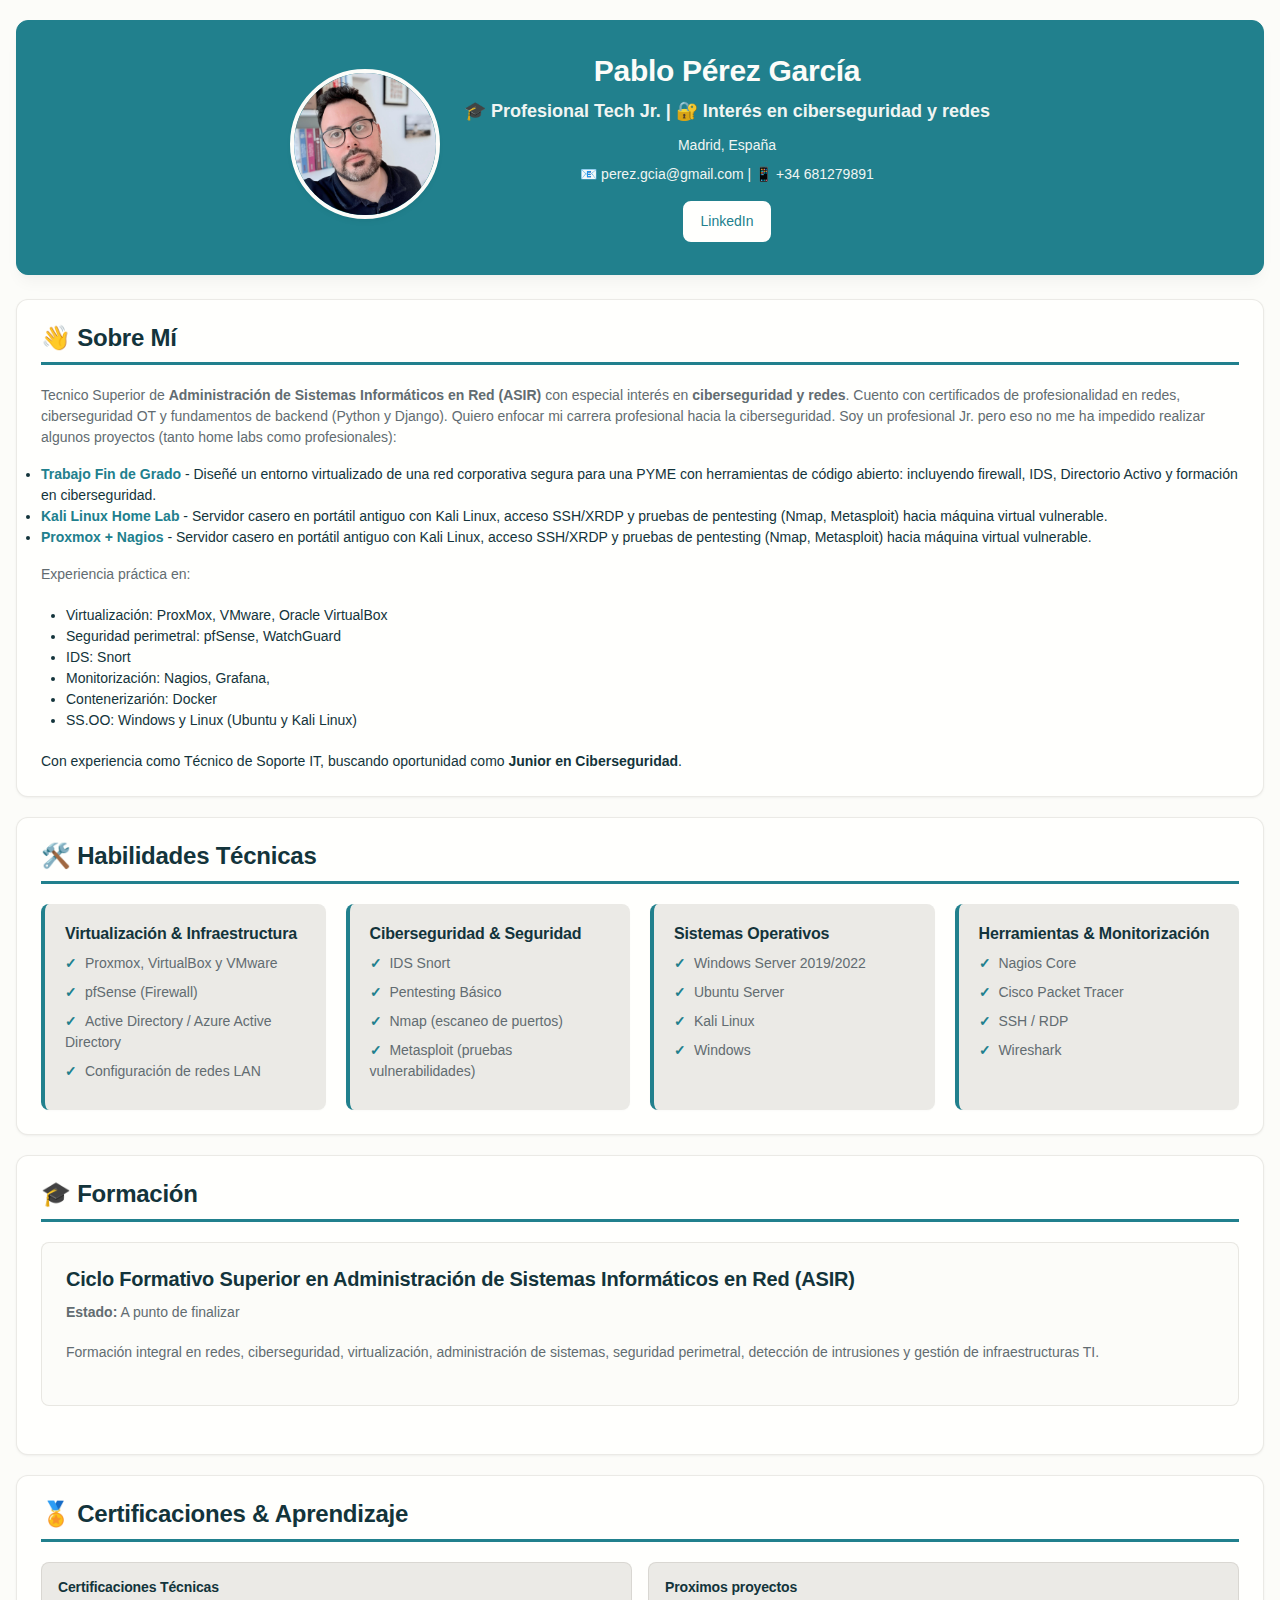
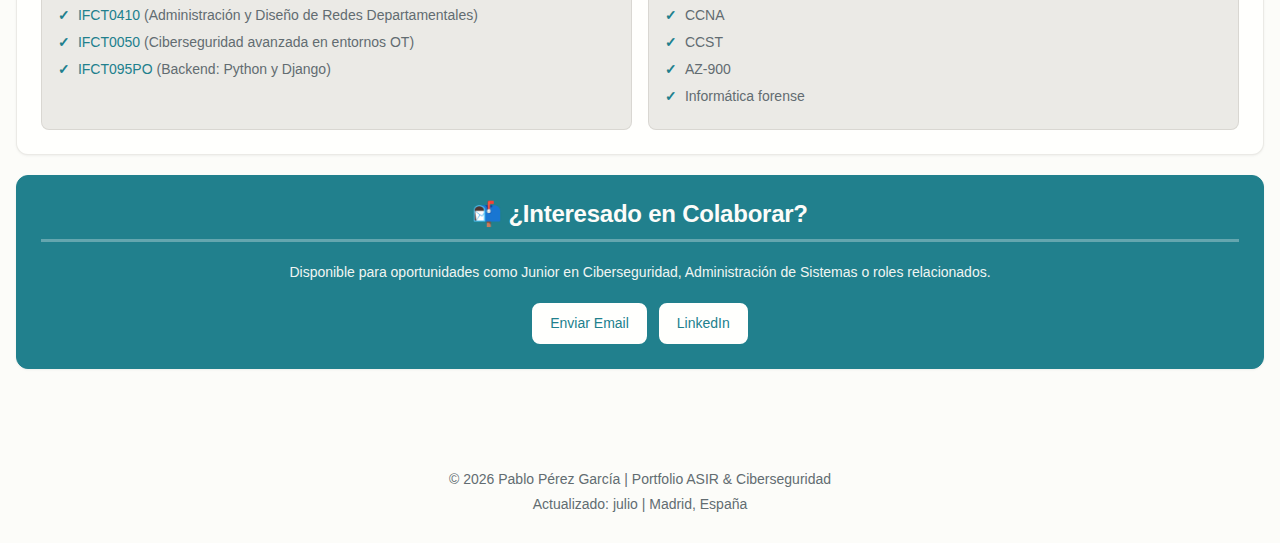
<file: index.html>
<!DOCTYPE html>
<html lang="es">
<head>
    <meta charset="UTF-8">
    <meta name="viewport" content="width=device-width, initial-scale=1.0">
    <title>Pablo Pérez García - Portfolio</title>
    <link rel="stylesheet" href="styles.css">
</head>
<body>
    <div class="container">
        <!-- HEADER -->
        <header>
            <div class="profile">
                <div>
                    <img src="resources/Profile image.jpeg" alt="Foto de perfil">
                </div>
                <div class="profile-info">
                    <h1>Pablo Pérez García</h1>
                    <p class="title">🎓 Profesional Tech Jr. | 🔐 Interés en ciberseguridad y redes</p>
                    <p>Madrid, España</p>
                    <p>📧 perez.gcia@gmail.com | 📱 +34 681279891</p>
                    <div class="contact-links">
                        <a href="https://linkedin.com/in/ppg92" target="_blank">LinkedIn</a>
                    </div>
                </div>
            </div>
        </header>

        <!-- SOBRE MÍ -->
        <section>
            <h2>👋 Sobre Mí</h2>
            <p>
                Tecnico Superior de <strong>Administración de Sistemas Informáticos en Red (ASIR)</strong> 
                con especial interés en <strong>ciberseguridad y redes</strong>. 
                Cuento con certificados de profesionalidad en redes, ciberseguridad OT y fundamentos de backend (Python y Django). Quiero enfocar mi carrera profesional hacia la ciberseguridad. 
                Soy un profesional Jr. pero eso no me ha impedido realizar algunos proyectos (tanto home labs como profesionales):


        <li><strong><a href="proyectos.html#tf-asir" target="_blank">Trabajo Fin de Grado</a></strong> - Diseñé un entorno virtualizado de una red corporativa segura para una PYME con herramientas de código abierto: incluyendo firewall, IDS, Directorio Activo y formación en ciberseguridad.</li>
        <li><strong><a href="proyectos.html#kali-lab" target="_blank">Kali Linux Home Lab</a></strong> - Servidor casero en portátil antiguo con Kali Linux, acceso SSH/XRDP y pruebas de pentesting (Nmap, Metasploit) hacia máquina virtual vulnerable.</li>
        <li><strong><a href="proyectos.html#proxmox" target="_blank">Proxmox + Nagios</a></strong> - Servidor casero en portátil antiguo con Kali Linux, acceso SSH/XRDP y pruebas de pentesting (Nmap, Metasploit) hacia máquina virtual vulnerable.</li>
    </ul>
            </p>
            <p style="margin-top: 15px;">
                Experiencia práctica en:
                <ul style="margin: 20px 0; padding-left: 25px;">
                    <li>Virtualización: ProxMox, VMware, Oracle VirtualBox</li>
                    <li>Seguridad perimetral: pfSense, WatchGuard</li>
                    <li>IDS: Snort</li>
                    <li>Monitorización: Nagios, Grafana, </li>
                    <li>Contenerizarión: Docker</li>
                    <li>SS.OO: Windows y Linux (Ubuntu y Kali Linux)</li>
                </ul>
            </p>
             Con experiencia como Técnico de Soporte IT, buscando oportunidad como <strong>Junior en Ciberseguridad</strong>.
        </section>

        <!-- HABILIDADES -->
        <section>
            <h2>🛠️ Habilidades Técnicas</h2>
            <div class="skills-grid">
                <div class="skill-card">
                    <h3>Virtualización & Infraestructura</h3>
                    <ul>
                        <li>Proxmox, VirtualBox y VMware</li>
                        <li>pfSense (Firewall)</li>
                        <li>Active Directory / Azure Active Directory</li>
                        <li>Configuración de redes LAN</li>
                    </ul>
                </div>
                <div class="skill-card">
                    <h3>Ciberseguridad & Seguridad</h3>
                    <ul>
                        <li>IDS Snort</li>
                        <li>Pentesting Básico</li>
                        <li>Nmap (escaneo de puertos)</li>
                        <li>Metasploit (pruebas vulnerabilidades)</li>
                    </ul>
                </div>
                <div class="skill-card">
                    <h3>Sistemas Operativos</h3>
                    <ul>
                        <li>Windows Server 2019/2022</li>
                        <li>Ubuntu Server</li>
                        <li>Kali Linux</li>
                        <li>Windows</li>
                    </ul>
                </div>
                <div class="skill-card">
                    <h3>Herramientas & Monitorización</h3>
                    <ul>
                        <li>Nagios Core</li>
                        <li>Cisco Packet Tracer</li>
                        <li>SSH / RDP</li>
                        <li>Wireshark</li>
                    </ul>
                </div>
            </div>
        </section>


 


    <!-- PROYECTO 1: TFG ASIR -->
            <!--<section>
                <h2>📋 Proyectos Destacados</h2>

                <div class="project">
                    <h3>🔒 Diseño e Implementación de Red Segura para PYME (TFG ASIR)</h3>
                    <div class="project-meta">
                        <span>📅 Diciembre 2025</span>
                        <span>🏆 Trabajo Fin de Grado</span>
                        <span>⭐ Proyecto Integral</span>
                    </div>

                    <p>
                        <strong>Proyecto principal de mi ciclo ASIR:</strong> Diseño, implementación y validación de una infraestructura 
                        de red segura para una PYME emergente utilizando 
                        herramientas de código abierto y virtualización.
                    </p>

                    <div class="project-highlights">
                        <h4>✅ Logros Principales:</h4>
                        <ul>
                            <li><strong>Arquitectura de Red:</strong> Topología estrella extendida con segmentación WAN/LAN usando Cisco Packet Tracer</li>
                            <li><strong>Seguridad Perimetral:</strong> pfSense como firewall/router lógico con reglas de filtrado avanzadas (NAT, DNS, control de puertos)</li>
                            <li><strong>Detección de Intrusiones:</strong> Snort (IDS) con reglas comunitarias para monitoreo de tráfico en tiempo real</li>
                            <li><strong>Monitorización:</strong> Nagios Core para visualización de servicios, dispositivos y alertas en tiempo real</li>
                            <li><strong>Gestión Centralizada:</strong> Directorio Activo (Active Directory) en Windows Server para administración centralizada</li>
                            <li><strong>Formación en Ciberseguridad:</strong> Programa de capacitación en phishing, smishing y buenas prácticas de seguridad</li>
                        </ul>
                    </div>

                    <div class="project-highlights">
                        <h4>🛠️ Tecnologías Utilizadas:</h4>
                            <div class="tech-list">
                                <span class="tech-tag">Oracle VirtualBox</span>
                                <span class="tech-tag">pfSense</span>
                                <span class="tech-tag">Snort IDS</span>
                                <span class="tech-tag">Nagios Core</span>
                                <span class="tech-tag">Windows Server 2022</span>
                                <span class="tech-tag">Ubuntu Server</span>
                                <span class="tech-tag">Directorio Activo</span>
                                <span class="tech-tag">Cisco Packet Tracer</span>
                                <span class="tech-tag">SSH/RDP</span>
                            </div>
                    </div>
                    

                    <div class="project-highlights">
                        <h4>📊 Metodología & Resultados:</h4>
                        <ul>
                            <li>Metodología Waterfall: 5 fases (requisitos → diseño → implementación → pruebas → documentación)</li>
                            <li>Pruebas validadas: conectividad, autenticación, detección de intrusiones, monitorización, seguridad perimetral</li>
                            <li>Red totalmente funcional, segura y escalable para PYME</li>
                            <li>Coste de implementación: 7.950-10.250€ (vs 15.000€+ con soluciones propietarias)</li>
                        </ul>
                    </div>

                    <div class="project-links">
                        <a href="https://drive.google.com/file/d/1PwWBgOksGR7kOjKWN7LYtbI0KiHQg90q/view?usp=share_link" target="_blank">📽️ Ver Presentación</a>
                    </div>
                </div>
            -->
            



    <!-- PROYECTO 2: SERVIDOR KALI -->
            <!--
                <div class="project">
                    <h3>🎯 Servidor Casero Kali Linux + Pentesting Práctico</h3>
                    <div class="project-meta">
                        <span>📅 2025-2026</span>
                        <span>🔍 Pentesting & Lab</span>
                        <span>🌐 Acceso SSH/RDP</span>
                    </div>

                    <p>
                        Configuración de servidor local Kali Linux para labores de pentesting y pruebas de seguridad. 
                        Servidor completamente operativo con acceso remoto seguro (SSH) y entorno gráfico (XRDP) para 
                        realizar pruebas de vulnerabilidades y escaneos de seguridad en entorno controlado.
                    </p>

                <div class="project-highlights">
                    <h4>✅ Componentes Implementados:</h4>
                        <ul>
                            <li><strong>Kali Linux:</strong> Sistema operativo especializado en ciberseguridad y pentesting</li>
                            <li><strong>SSH:</strong> Acceso remoto seguro cifrado para línea de comandos</li>
                            <li><strong>XRDP:</strong> Protocolo de escritorio remoto para interfaz gráfica</li>
                            <li><strong>Herramientas de Pentesting:</strong> Nmap, Metasploit, Wireshark configurados</li>
                        </ul>
                </div>

                <div class="project-highlights">
                    <h4>🧪 Actividades realizadas en el lab:</h4>
                        <div class="tech-list">
                            <span class="tech-tag">Exploración de servicios</span>
                            <span class="tech-tag">Escaneos básicos de puertos</span>
                            <span class="tech-tag">Prácticas con Metasploit en entorno controlado</span>
                        </div>
                </div>
            -->

    <!-- PROYECTO 3: SERVIDOR VIRTUALIZADOR EN ENTORNO LABORAL -->
            <!--
                <div class="project">
                    <h3>🔧 Implementación Proxmox + Ubuntu Server + Nagios Core </h3>
                    <div class="project-meta">
                        <span>📅 Dic 2025 - Ene 2026</span>
                        <span>🏢 Experiencia laboral</span>
                        <span>📊 Monitorización empresarial</span>
                    </div>

                    <p>
                        Formateo e implementación completa de servidor de virtualización <strong>Proxmox VE</strong> en entorno 
                        productivo de PYME. Configuración de infraestructura crítica de monitorización con Nagios Core y 
                        sistema de alertas SMTP para garantizar alta disponibilidad de servicios empresariales.
                    </p>

                    <div class="project-highlights">
                        <h4>✅ Componentes Implementados:</h4>
                        <ul>
                            <li><strong>Proxmox VE:</strong> Plataforma de virtualización completa en servidor dedicado</li>
                            <li><strong>Ubuntu Server VM:</strong> Máquina virtual autoarranque configurada para alta disponibilidad</li>
                            <li><strong>Nagios Core:</strong> Sistema de monitorización para PYME con recursos limitados</li>
                            <li><strong>PNP4Nagios:</strong> Dashboards gráficos para visualización de métricas</li>
                            <li><strong>Alertas SMTP:</strong> Notificaciones automáticas por email a equipo de soporte</li>
                        </ul>
                    </div>

                    <div class="project-highlights">
                        <h4>📈 Sistemas Monitorizados:</h4>
                        <div class="tech-list">
                            <span class="tech-tag">Servidores SAP</span>
                            <span class="tech-tag">Directorio Activo</span>
                            <span class="tech-tag">Switch SNMP</span>
                            <span class="tech-tag">Servicios críticos</span>
                            <span class="tech-tag">Terminales empresariales</span>
                        </div>
                    </div>
                </div>

                    

            </section>
            -->



        <!-- FORMACIÓN -->
        <section>
            <h2>🎓 Formación</h2>
            <div class="project">
                <h3>Ciclo Formativo Superior en Administración de Sistemas Informáticos en Red (ASIR)</h3>
                <p><strong>Estado:</strong> A punto de finalizar
                <p>
                    Formación integral en redes, ciberseguridad, virtualización, administración de sistemas, seguridad perimetral, detección de intrusiones y gestión de infraestructuras TI.
                </p>
            </div>
        </section>

        <!-- CERTIFICACIONES -->
        <section>
            <h2>🏅 Certificaciones & Aprendizaje</h2>
            <div class="cert-container">
                <div class="cert-box">
                    <h3>Certificaciones Técnicas</h3>
                    <ul>
                        <li><a href="resources/IFCT0410.pdf" target="_blank">IFCT0410</a> (Administración y Diseño de Redes Departamentales)</li>
                        <li><a href="resources/IFCT0050.pdf" target="_blank">IFCT0050</a> (Ciberseguridad avanzada en entornos OT)</li>
                        <li><a href="resources/IFCT095PO.pdf" target="_blank">IFCT095PO</a> (Backend: Python y Django)</li>
                    </ul>
                </div>
                <div class="cert-box">
                    <h3>Proximos proyectos</h3>
                    <ul>
                        <li>CCNA</li>
                        <li>CCST</li>
                        <li>AZ-900</li>
                        <li>Informática forense</li>
                    </ul>
                </div>
            </div>
        </section>

        <!-- CONTACTO -->
        <section class="contact-section">
            <h2>📬 ¿Interesado en Colaborar?</h2>
            <p>
                Disponible para oportunidades como Junior en Ciberseguridad, Administración de Sistemas o roles relacionados.
            </p>
            <div class="contact-links">
                <a href="mailto:perez.gcia@Gmail.com">Enviar Email</a>
                <a href="https://linkedin.com/in/ppg92" target="_blank">LinkedIn</a>
            </div>
        </section>
    </div>

    <!-- FOOTER -->
    <footer>
        <p>© <span id="current-year"></span> Pablo Pérez García | Portfolio ASIR & Ciberseguridad</p>
        <p>Actualizado: <span id="current-month"></span> | Madrid, España</p>
    </footer>
    
    <script>
        // Footer automático - Se actualiza SOLO
        document.getElementById('current-year').textContent = new Date().getFullYear();
        document.getElementById('current-month').textContent = new Date().toLocaleDateString('es-ES', { month: 'long' });
    </script>
</file>
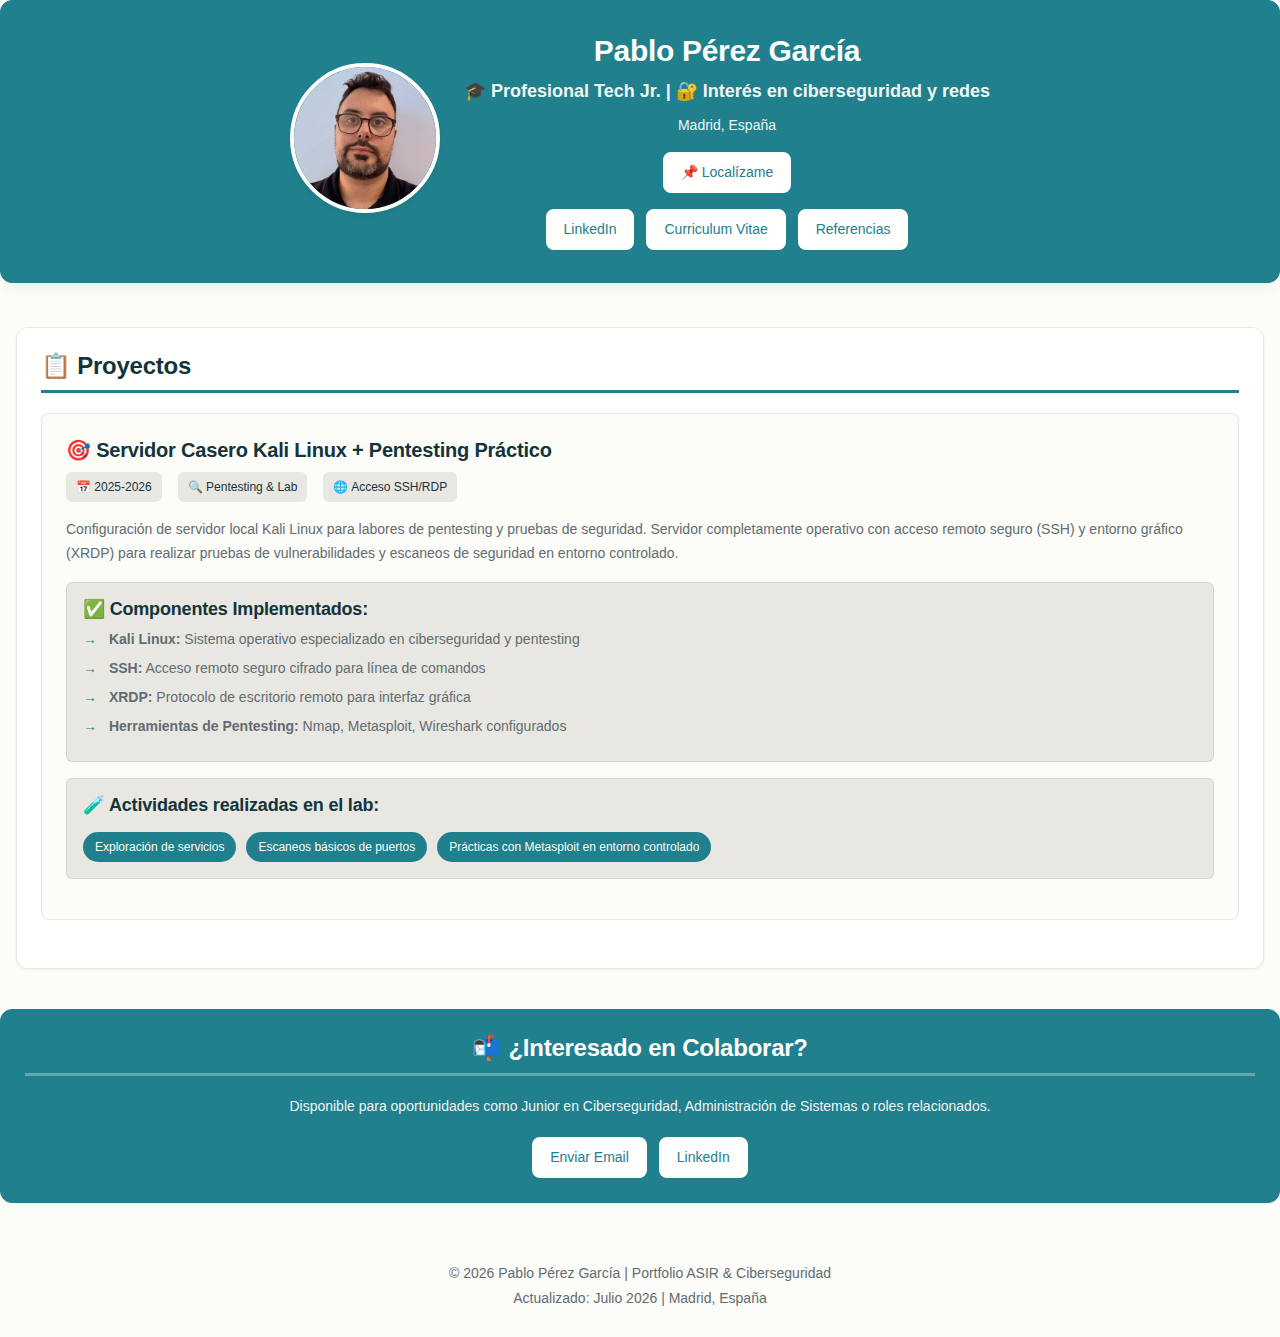
<file: kali.html>
<!DOCTYPE html>
<html lang="es">
<head>
    <meta charset="UTF-8">
    <meta name="viewport" content="width=device-width, initial-scale=1.0">
    <title>Proyectos - Pablo Pérez García | Portfolio Ciberseguridad</title>
    <link rel="stylesheet" href="styles.css">
    <script src="header.js" defer></script>
    <script src="footer.js" defer></script>
</head>

<body>
    <!-- HEADER se carga aquí -->
    <div id="header-placeholder"></div>


    <div class="container">

        <section id="kali-lab">
            <h2>📋 Proyectos</h2>
            <div class="project">
                    <h3>🎯 Servidor Casero Kali Linux + Pentesting Práctico</h3>
                    <div class="project-meta">
                        <span>📅 2025-2026</span>
                        <span>🔍 Pentesting & Lab</span>
                        <span>🌐 Acceso SSH/RDP</span>
                    </div>
                    <p>
                        Configuración de servidor local Kali Linux para labores de pentesting y pruebas de seguridad. 
                        Servidor completamente operativo con acceso remoto seguro (SSH) y entorno gráfico (XRDP) para 
                        realizar pruebas de vulnerabilidades y escaneos de seguridad en entorno controlado.
                    </p>
                    <div class="project-highlights">
                        <h4>✅ Componentes Implementados:</h4>
                        <ul>
                            <li><strong>Kali Linux:</strong> Sistema operativo especializado en ciberseguridad y pentesting</li>
                            <li><strong>SSH:</strong> Acceso remoto seguro cifrado para línea de comandos</li>
                            <li><strong>XRDP:</strong> Protocolo de escritorio remoto para interfaz gráfica</li>
                            <li><strong>Herramientas de Pentesting:</strong> Nmap, Metasploit, Wireshark configurados</li>
                        </ul>
                    </div>
                    <div class="project-highlights">
                        <h4>🧪 Actividades realizadas en el lab:</h4>
                        <div class="tech-list">
                            <span class="tech-tag">Exploración de servicios</span>
                            <span class="tech-tag">Escaneos básicos de puertos</span>
                            <span class="tech-tag">Prácticas con Metasploit en entorno controlado</span>
                        </div>
                    </div>
                </div>
            </section>

    </div>

    <!-- CONTACTO + FOOTER se carga aquí -->
    <div id="footer-placeholder"></div>

    <style>
        .back-to-top {
            position: fixed;
            bottom: 30px;
            right: 30px;
            background: #1e3c72;
            color: white;
            padding: 12px 20px;
            border-radius: 25px;
            text-decoration: none;
            font-weight: 600;
            box-shadow: 0 4px 12px rgba(0,0,0,0.2);
            transition: all 0.3s ease;
            z-index: 999;
        }
        .back-to-top:hover {
            background: #2a5298;
            transform: translateY(-2px);
            box-shadow: 0 6px 20px rgba(0,0,0,0.3);
        }
    </style>
</body>
</html>
</file>
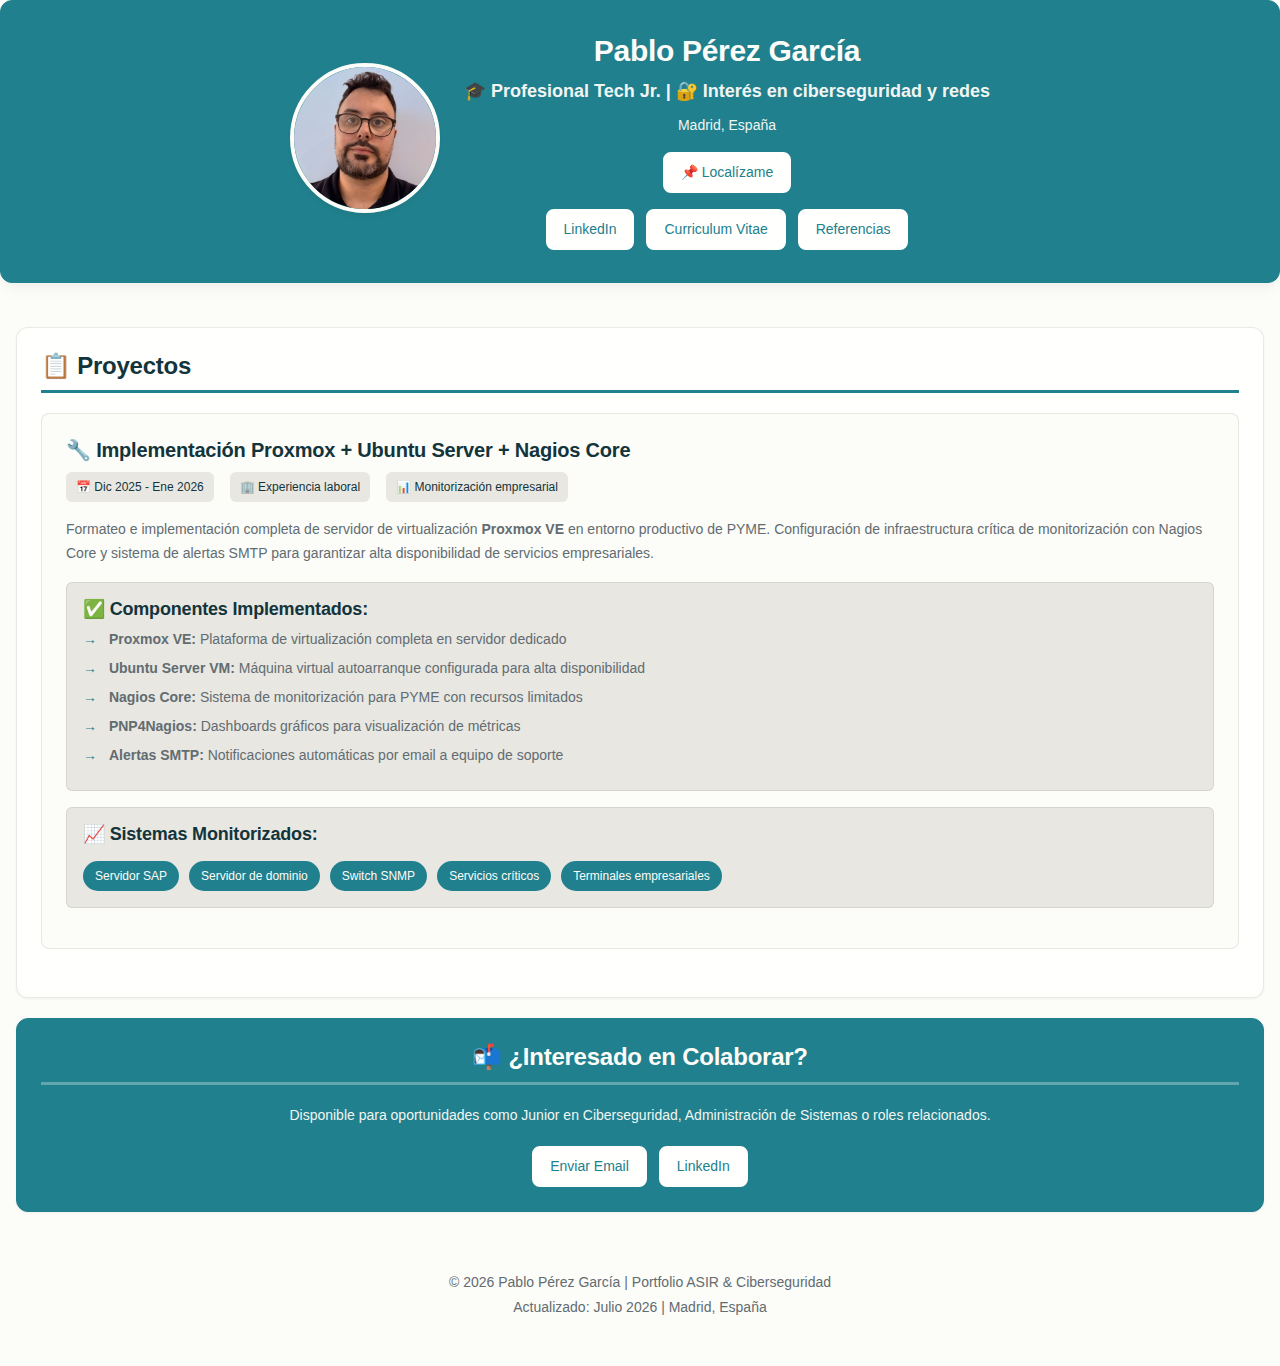
<file: proxmox.html>
<!DOCTYPE html>
<html lang="es">
<head>
    <meta charset="UTF-8">
    <meta name="viewport" content="width=device-width, initial-scale=1.0">
    <title>Proyectos - Pablo Pérez García | Portfolio Ciberseguridad</title>
    <link rel="stylesheet" href="styles.css">
    <script src="header.js" defer></script>
    <script src="footer.js" defer></script>
</head>
<body>
    <!-- HEADER se carga aquí -->
    <div id="header-placeholder"></div>

    <div class="container">
        <!-- PROYECTO 3: PROXMOX -->
        <section id="proxmox">
            <h2>📋 Proyectos</h2>
            <div class="project">
                <h3>🔧 Implementación Proxmox + Ubuntu Server + Nagios Core</h3>
                <div class="project-meta">
                    <span>📅 Dic 2025 - Ene 2026</span>
                    <span>🏢 Experiencia laboral</span>
                    <span>📊 Monitorización empresarial</span>
                </div>
                <p>
                    Formateo e implementación completa de servidor de virtualización <strong>Proxmox VE</strong> en entorno 
                    productivo de PYME. Configuración de infraestructura crítica de monitorización con Nagios Core y 
                    sistema de alertas SMTP para garantizar alta disponibilidad de servicios empresariales.
                </p>
                <div class="project-highlights">
                    <h4>✅ Componentes Implementados:</h4>
                    <ul>
                        <li><strong>Proxmox VE:</strong> Plataforma de virtualización completa en servidor dedicado</li>
                        <li><strong>Ubuntu Server VM:</strong> Máquina virtual autoarranque configurada para alta disponibilidad</li>
                        <li><strong>Nagios Core:</strong> Sistema de monitorización para PYME con recursos limitados</li>
                        <li><strong>PNP4Nagios:</strong> Dashboards gráficos para visualización de métricas</li>
                        <li><strong>Alertas SMTP:</strong> Notificaciones automáticas por email a equipo de soporte</li>
                    </ul>
                </div>
                <div class="project-highlights">
                    <h4>📈 Sistemas Monitorizados:</h4>
                    <div class="tech-list">
                        <span class="tech-tag">Servidor SAP</span>
                        <span class="tech-tag">Servidor de dominio</span>
                        <span class="tech-tag">Switch SNMP</span>
                        <span class="tech-tag">Servicios críticos</span>
                        <span class="tech-tag">Terminales empresariales</span>
                    </div>
                </div>
            </div>
        
        </section>
            



            
   
    <!-- CONTACTO + FOOTER se carga aquí -->
    <div id="footer-placeholder"></div>

    <style>
        .back-to-top {
            position: fixed;
            bottom: 30px;
            right: 30px;
            background: #1e3c72;
            color: white;
            padding: 12px 20px;
            border-radius: 25px;
            text-decoration: none;
            font-weight: 600;
            box-shadow: 0 4px 12px rgba(0,0,0,0.2);
            transition: all 0.3s ease;
            z-index: 999;
        }
        .back-to-top:hover {
            background: #2a5298;
            transform: translateY(-2px);
            box-shadow: 0 6px 20px rgba(0,0,0,0.3);
        }
    </style>
        
</body>
</html>
</file>
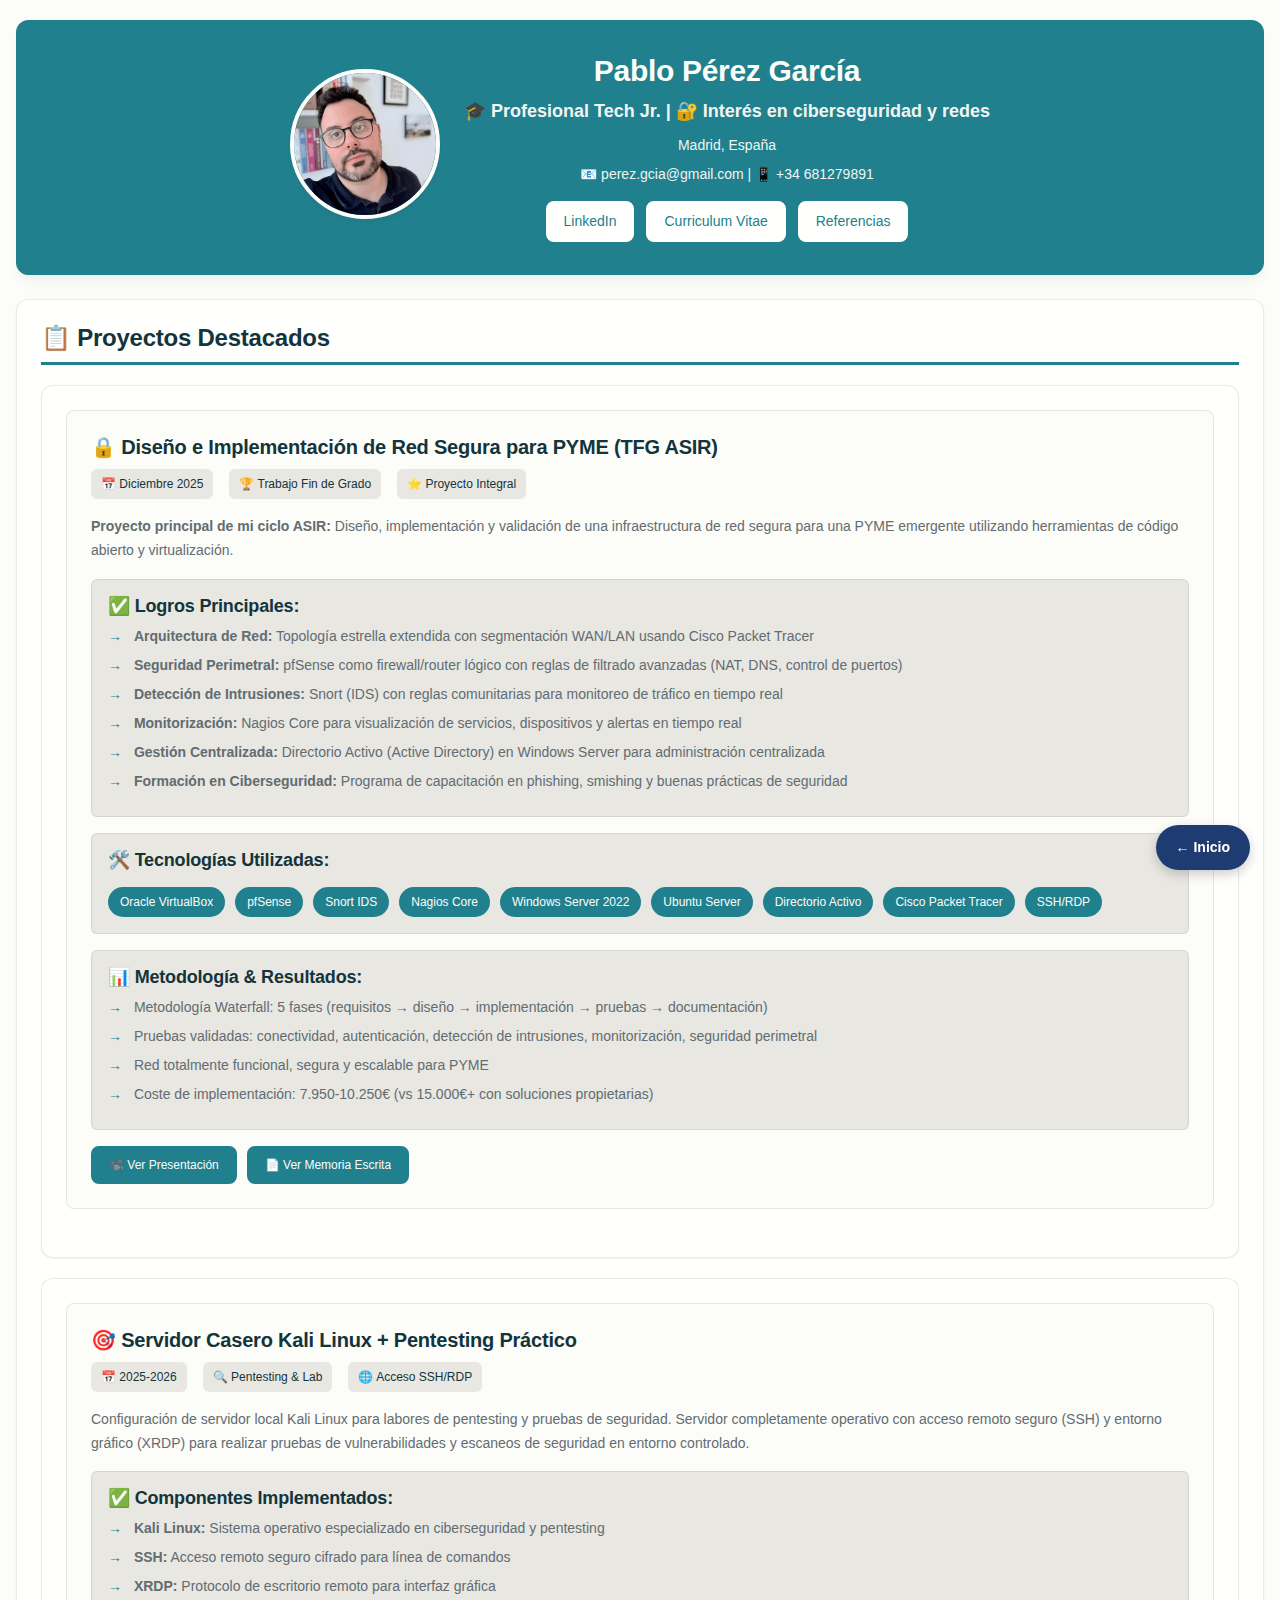
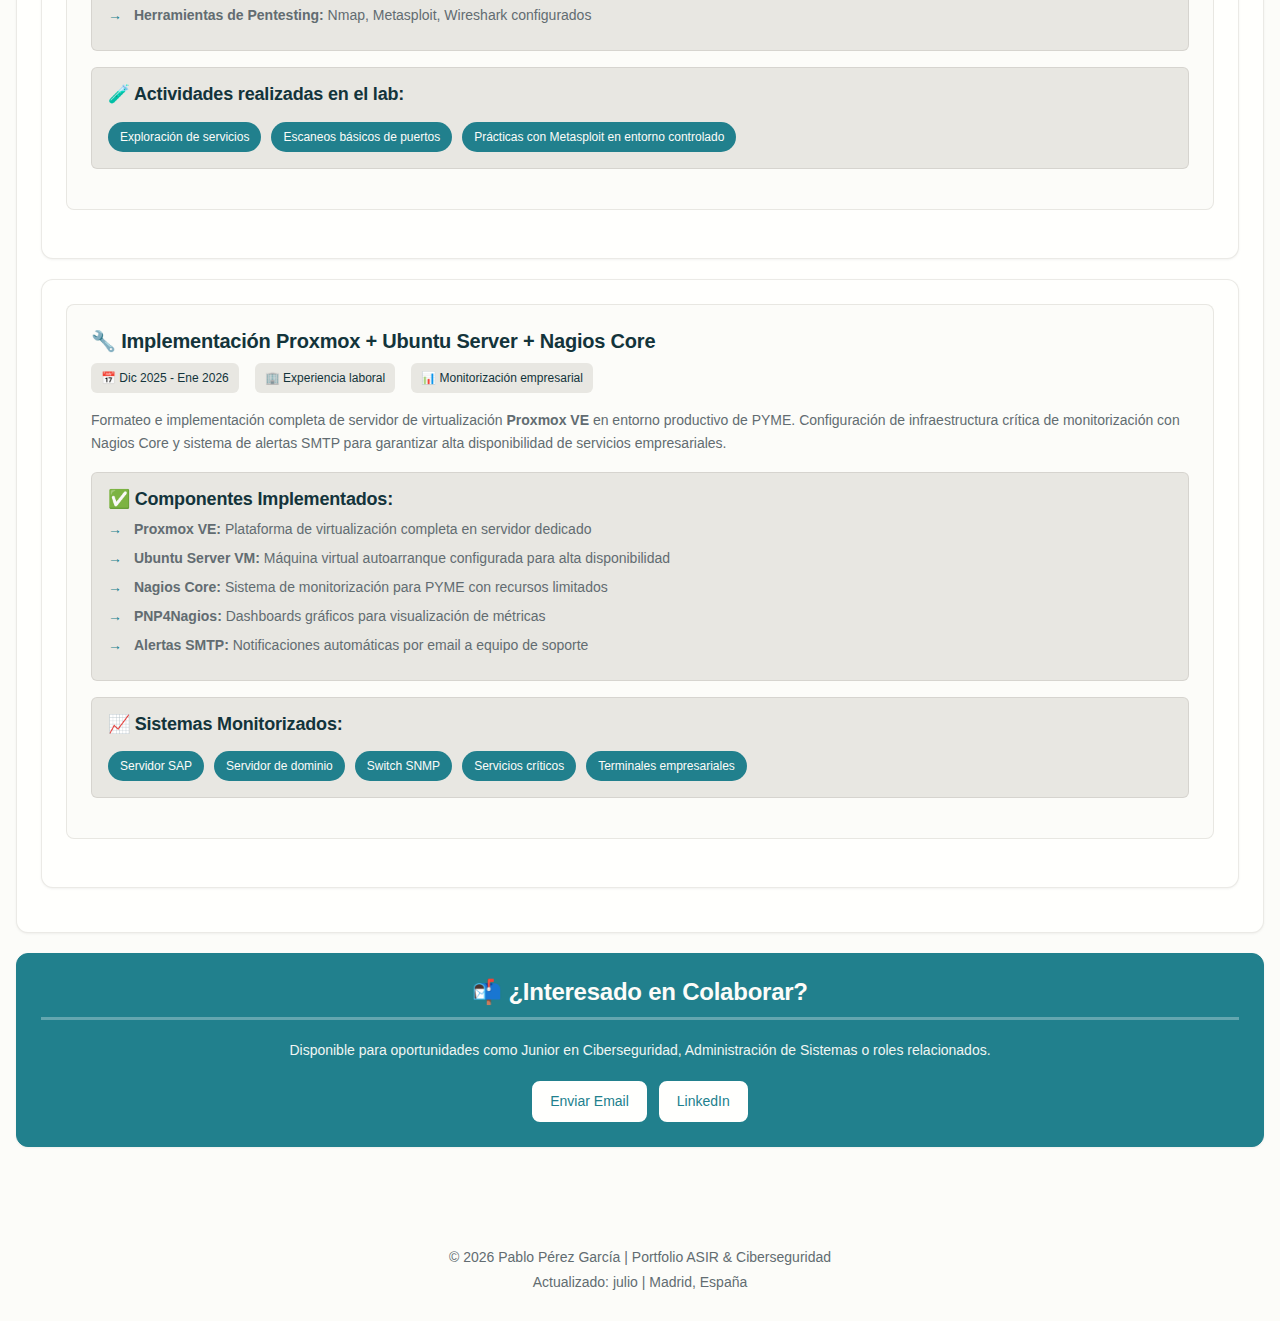
<file: proyectos.html>
<!DOCTYPE html>
<html lang="es">
<head>
    <meta charset="UTF-8">
    <meta name="viewport" content="width=device-width, initial-scale=1.0">
    <title>Pablo Pérez García - Portfolio</title>
    <link rel="stylesheet" href="styles.css">
</head>


    
<body>
    <div class="container">
        <!-- HEADER -->
        <header>
            <div class="profile">
                <div>
                    <img src="resources/Profile image.jpeg" alt="Foto de perfil">
                </div>
                <div class="profile-info">
                    <h1>Pablo Pérez García</h1>
                    <p class="title">🎓 Profesional Tech Jr. | 🔐 Interés en ciberseguridad y redes</p>
                    <p>Madrid, España</p>
                    <p>📧 perez.gcia@gmail.com | 📱 +34 681279891</p>
                    <div class="contact-links">
                        <a href="https://linkedin.com/in/ppg92" target="_blank">LinkedIn</a>
                        <a href="resources/CV PPG.pdf" target="_blank">Curriculum Vitae</a>
                        <a href="resources/Recomendacion" target="_blank">Referencias</a>
                    </div>
                </div>
            </div>
        </header>


        
<!-- PROYECTO 1: TFG ASIR -->
        <section>
            <h2>📋 Proyectos Destacados</h2>
                <section id="tfg-asir">
                    

                    <div class="project">
                        <h3>🔒 Diseño e Implementación de Red Segura para PYME (TFG ASIR)</h3>
                        <div class="project-meta">
                            <span>📅 Diciembre 2025</span>
                            <span>🏆 Trabajo Fin de Grado</span>
                            <span>⭐ Proyecto Integral</span>
                        </div>

                        <p>
                            <strong>Proyecto principal de mi ciclo ASIR:</strong> Diseño, implementación y validación de una infraestructura 
                            de red segura para una PYME emergente utilizando 
                            herramientas de código abierto y virtualización.
                        </p>

                        <div class="project-highlights">
                            <h4>✅ Logros Principales:</h4>
                            <ul>
                                <li><strong>Arquitectura de Red:</strong> Topología estrella extendida con segmentación WAN/LAN usando Cisco Packet Tracer</li>
                                <li><strong>Seguridad Perimetral:</strong> pfSense como firewall/router lógico con reglas de filtrado avanzadas (NAT, DNS, control de puertos)</li>
                                <li><strong>Detección de Intrusiones:</strong> Snort (IDS) con reglas comunitarias para monitoreo de tráfico en tiempo real</li>
                                <li><strong>Monitorización:</strong> Nagios Core para visualización de servicios, dispositivos y alertas en tiempo real</li>
                                <li><strong>Gestión Centralizada:</strong> Directorio Activo (Active Directory) en Windows Server para administración centralizada</li>
                                <li><strong>Formación en Ciberseguridad:</strong> Programa de capacitación en phishing, smishing y buenas prácticas de seguridad</li>
                            </ul>
                        </div>

                        <div class="project-highlights">
                            <h4>🛠️ Tecnologías Utilizadas:</h4>
                                <div class="tech-list">
                                    <span class="tech-tag">Oracle VirtualBox</span>
                                    <span class="tech-tag">pfSense</span>
                                    <span class="tech-tag">Snort IDS</span>
                                    <span class="tech-tag">Nagios Core</span>
                                    <span class="tech-tag">Windows Server 2022</span>
                                    <span class="tech-tag">Ubuntu Server</span>
                                    <span class="tech-tag">Directorio Activo</span>
                                    <span class="tech-tag">Cisco Packet Tracer</span>
                                    <span class="tech-tag">SSH/RDP</span>
                                </div>
                        </div>
                        

                        <div class="project-highlights">
                            <h4>📊 Metodología & Resultados:</h4>
                            <ul>
                                <li>Metodología Waterfall: 5 fases (requisitos → diseño → implementación → pruebas → documentación)</li>
                                <li>Pruebas validadas: conectividad, autenticación, detección de intrusiones, monitorización, seguridad perimetral</li>
                                <li>Red totalmente funcional, segura y escalable para PYME</li>
                                <li>Coste de implementación: 7.950-10.250€ (vs 15.000€+ con soluciones propietarias)</li>
                            </ul>
                        </div>

                        <div class="project-links">
                            <a href="https://drive.google.com/file/d/1PwWBgOksGR7kOjKWN7LYtbI0KiHQg90q/view?usp=share_link" target="_blank">📽️ Ver Presentación</a>
                            <a href="https://drive.google.com/file/d/1ygLtmTYxONglrcKP8YnSM4oEUYcFhf-Z/view?usp=drive_link" target="_blank"> 📄 Ver Memoria Escrita
    </a>
                        </div>
                    </div>
                </section>
                



        <!-- PROYECTO 2: SERVIDOR KALI -->
                <section  id="kali-lab">
                    <div class="project">
                        <h3>🎯 Servidor Casero Kali Linux + Pentesting Práctico</h3>
                        <div class="project-meta">
                            <span>📅 2025-2026</span>
                            <span>🔍 Pentesting & Lab</span>
                            <span>🌐 Acceso SSH/RDP</span>
                        </div>

                        <p>
                            Configuración de servidor local Kali Linux para labores de pentesting y pruebas de seguridad. 
                            Servidor completamente operativo con acceso remoto seguro (SSH) y entorno gráfico (XRDP) para 
                            realizar pruebas de vulnerabilidades y escaneos de seguridad en entorno controlado.
                        </p>

                    <div class="project-highlights">
                        <h4>✅ Componentes Implementados:</h4>
                            <ul>
                                <li><strong>Kali Linux:</strong> Sistema operativo especializado en ciberseguridad y pentesting</li>
                                <li><strong>SSH:</strong> Acceso remoto seguro cifrado para línea de comandos</li>
                                <li><strong>XRDP:</strong> Protocolo de escritorio remoto para interfaz gráfica</li>
                                <li><strong>Herramientas de Pentesting:</strong> Nmap, Metasploit, Wireshark configurados</li>
                            </ul>
                    </div>

                    <div class="project-highlights">
                        <h4>🧪 Actividades realizadas en el lab:</h4>
                            <div class="tech-list">
                                <span class="tech-tag">Exploración de servicios</span>
                                <span class="tech-tag">Escaneos básicos de puertos</span>
                                <span class="tech-tag">Prácticas con Metasploit en entorno controlado</span>
                            </div>
                    </div>
                </section>

        <!-- PROYECTO 3: SERVIDOR VIRTUALIZADOR EN ENTORNO LABOARL -->
                <section  id="proxmox">
                    <div class="project">
                        <h3>🔧 Implementación Proxmox + Ubuntu Server + Nagios Core </h3>
                        <div class="project-meta">
                            <span>📅 Dic 2025 - Ene 2026</span>
                            <span>🏢 Experiencia laboral</span>
                            <span>📊 Monitorización empresarial</span>
                        </div>

                        <p>
                            Formateo e implementación completa de servidor de virtualización <strong>Proxmox VE</strong> en entorno 
                            productivo de PYME. Configuración de infraestructura crítica de monitorización con Nagios Core y 
                            sistema de alertas SMTP para garantizar alta disponibilidad de servicios empresariales.
                        </p>

                        <div class="project-highlights">
                            <h4>✅ Componentes Implementados:</h4>
                            <ul>
                                <li><strong>Proxmox VE:</strong> Plataforma de virtualización completa en servidor dedicado</li>
                                <li><strong>Ubuntu Server VM:</strong> Máquina virtual autoarranque configurada para alta disponibilidad</li>
                                <li><strong>Nagios Core:</strong> Sistema de monitorización para PYME con recursos limitados</li>
                                <li><strong>PNP4Nagios:</strong> Dashboards gráficos para visualización de métricas</li>
                                <li><strong>Alertas SMTP:</strong> Notificaciones automáticas por email a equipo de soporte</li>
                            </ul>
                        </div>

                        <div class="project-highlights">
                            <h4>📈 Sistemas Monitorizados:</h4>
                            <div class="tech-list">
                                <span class="tech-tag">Servidor SAP</span>
                                <span class="tech-tag">Servidor de dominio</span>
                                <span class="tech-tag">Switch SNMP</span>
                                <span class="tech-tag">Servicios críticos</span>
                                <span class="tech-tag">Terminales empresariales</span>
                            </div>
                        </div>
                    </div>

                </section>
        </section>


            <!-- BOTÓN FLOTANTE VOLVER INICIO -->
    <a href="index.html" class="back-to-top" title="Volver al inicio">
        ← Inicio
    </a>
    
    <style>
    .back-to-top {
        position: fixed;
        bottom: 30px;
        right: 30px;
        background: #1e3c72;
        color: white;
        padding: 12px 20px;
        border-radius: 25px;
        text-decoration: none;
        font-weight: 600;
        box-shadow: 0 4px 12px rgba(0,0,0,0.2);
        transition: all 0.3s ease;
        z-index: 1000;
    }
    .back-to-top:hover {
        background: #2a5298;
        transform: translateY(-2px);
        box-shadow: 0 6px 20px rgba(0,0,0,0.3);
    }
    </style>
</body>



        <!-- CONTACTO -->
        <section class="contact-section">
            <h2>📬 ¿Interesado en Colaborar?</h2>
            <p>
                Disponible para oportunidades como Junior en Ciberseguridad, Administración de Sistemas o roles relacionados.
            </p>
            <div class="contact-links">
                <a href="mailto:perez.gcia@Gmail.com">Enviar Email</a>
                <a href="https://linkedin.com/in/ppg92" target="_blank">LinkedIn</a>
            </div>
        </section>
    </div>

    <!-- FOOTER -->
    <footer>
        <p>© <span id="current-year"></span> Pablo Pérez García | Portfolio ASIR & Ciberseguridad</p>
        <p>Actualizado: <span id="current-month"></span> | Madrid, España</p>
    </footer>
    
    <script>
        // Footer automático - Se actualiza SOLO
        document.getElementById('current-year').textContent = new Date().getFullYear();
        document.getElementById('current-month').textContent = new Date().toLocaleDateString('es-ES', { month: 'long' });
    </script>
</file>
<file: styles.css>
:root {
  /* Primitive Color Tokens */
  --color-white: rgba(255, 255, 255, 1);
  --color-black: rgba(0, 0, 0, 1);
  --color-cream-50: rgba(252, 252, 249, 1);
  --color-cream-100: rgba(255, 255, 253, 1);
  --color-gray-200: rgba(245, 245, 245, 1);
  --color-gray-300: rgba(167, 169, 169, 1);
  --color-gray-400: rgba(119, 124, 124, 1);
  --color-slate-500: rgba(98, 108, 113, 1);
  --color-brown-600: rgba(94, 82, 64, 1);
  --color-charcoal-700: rgba(31, 33, 33, 1);
  --color-charcoal-800: rgba(38, 40, 40, 1);
  --color-slate-900: rgba(19, 52, 59, 1);
  --color-teal-300: rgba(50, 184, 198, 1);
  --color-teal-400: rgba(45, 166, 178, 1);
  --color-teal-500: rgba(33, 128, 141, 1);
  --color-teal-600: rgba(29, 116, 128, 1);
  --color-teal-700: rgba(26, 104, 115, 1);
  --color-teal-800: rgba(41, 150, 161, 1);
  --color-red-400: rgba(255, 84, 89, 1);
  --color-red-500: rgba(192, 21, 47, 1);
  --color-orange-400: rgba(230, 129, 97, 1);
  --color-orange-500: rgba(168, 75, 47, 1);

  /* RGB versions for opacity control */
  --color-brown-600-rgb: 94, 82, 64;
  --color-teal-500-rgb: 33, 128, 141;
  --color-slate-900-rgb: 19, 52, 59;
  --color-slate-500-rgb: 98, 108, 113;
  --color-red-500-rgb: 192, 21, 47;
  --color-red-400-rgb: 255, 84, 89;
  --color-orange-500-rgb: 168, 75, 47;
  --color-orange-400-rgb: 230, 129, 97;

  /* Background color tokens (Light Mode) */
  --color-bg-1: rgba(59, 130, 246, 0.08); /* Light blue */
  --color-bg-2: rgba(245, 158, 11, 0.08); /* Light yellow */
  --color-bg-3: rgba(34, 197, 94, 0.08); /* Light green */
  --color-bg-4: rgba(239, 68, 68, 0.08); /* Light red */
  --color-bg-5: rgba(147, 51, 234, 0.08); /* Light purple */
  --color-bg-6: rgba(249, 115, 22, 0.08); /* Light orange */
  --color-bg-7: rgba(236, 72, 153, 0.08); /* Light pink */
  --color-bg-8: rgba(6, 182, 212, 0.08); /* Light cyan */

  /* Semantic Color Tokens (Light Mode) */
  --color-background: var(--color-cream-50);
  --color-surface: var(--color-cream-100);
  --color-text: var(--color-slate-900);
  --color-text-secondary: var(--color-slate-500);
  --color-primary: var(--color-teal-500);
  --color-primary-hover: var(--color-teal-600);
  --color-primary-active: var(--color-teal-700);
  --color-secondary: rgba(var(--color-brown-600-rgb), 0.12);
  --color-secondary-hover: rgba(var(--color-brown-600-rgb), 0.2);
  --color-secondary-active: rgba(var(--color-brown-600-rgb), 0.25);
  --color-border: rgba(var(--color-brown-600-rgb), 0.2);
  --color-btn-primary-text: var(--color-cream-50);
  --color-card-border: rgba(var(--color-brown-600-rgb), 0.12);
  --color-card-border-inner: rgba(var(--color-brown-600-rgb), 0.12);
  --color-error: var(--color-red-500);
  --color-success: var(--color-teal-500);
  --color-warning: var(--color-orange-500);
  --color-info: var(--color-slate-500);
  --color-focus-ring: rgba(var(--color-teal-500-rgb), 0.4);
  --color-select-caret: rgba(var(--color-slate-900-rgb), 0.8);

  /* Common style patterns */
  --focus-ring: 0 0 0 3px var(--color-focus-ring);
  --focus-outline: 2px solid var(--color-primary);
  --status-bg-opacity: 0.15;
  --status-border-opacity: 0.25;
  --select-caret-light: url("data:image/svg+xml,%3Csvg xmlns='http://www.w3.org/2000/svg' width='16' height='16' viewBox='0 0 24 24' fill='none' stroke='%23134252' stroke-width='2' stroke-linecap='round' stroke-linejoin='round'%3E%3Cpolyline points='6 9 12 15 18 9'%3E%3C/polyline%3E%3C/svg%3E");
  --select-caret-dark: url("data:image/svg+xml,%3Csvg xmlns='http://www.w3.org/2000/svg' width='16' height='16' viewBox='0 0 24 24' fill='none' stroke='%23f5f5f5' stroke-width='2' stroke-linecap='round' stroke-linejoin='round'%3E%3Cpolyline points='6 9 12 15 18 9'%3E%3C/polyline%3E%3C/svg%3E");

  /* RGB versions for opacity control */
  --color-success-rgb: 33, 128, 141;
  --color-error-rgb: 192, 21, 47;
  --color-warning-rgb: 168, 75, 47;
  --color-info-rgb: 98, 108, 113;

  /* Typography */
  --font-family-base: "FKGroteskNeue", "Geist", "Inter", -apple-system,
    BlinkMacSystemFont, "Segoe UI", Roboto, sans-serif;
  --font-family-mono: "Berkeley Mono", ui-monospace, SFMono-Regular, Menlo,
    Monaco, Consolas, monospace;
  --font-size-xs: 11px;
  --font-size-sm: 12px;
  --font-size-base: 14px;
  --font-size-md: 14px;
  --font-size-lg: 16px;
  --font-size-xl: 18px;
  --font-size-2xl: 20px;
  --font-size-3xl: 24px;
  --font-size-4xl: 30px;
  --font-weight-normal: 400;
  --font-weight-medium: 500;
  --font-weight-semibold: 550;
  --font-weight-bold: 600;
  --line-height-tight: 1.2;
  --line-height-normal: 1.5;
  --letter-spacing-tight: -0.01em;

  /* Spacing */
  --space-0: 0;
  --space-1: 1px;
  --space-2: 2px;
  --space-4: 4px;
  --space-6: 6px;
  --space-8: 8px;
  --space-10: 10px;
  --space-12: 12px;
  --space-16: 16px;
  --space-20: 20px;
  --space-24: 24px;
  --space-32: 32px;

  /* Border Radius */
  --radius-sm: 6px;
  --radius-base: 8px;
  --radius-md: 10px;
  --radius-lg: 12px;
  --radius-full: 9999px;

  /* Shadows */
  --shadow-xs: 0 1px 2px rgba(0, 0, 0, 0.02);
  --shadow-sm: 0 1px 3px rgba(0, 0, 0, 0.04), 0 1px 2px rgba(0, 0, 0, 0.02);
  --shadow-md: 0 4px 6px -1px rgba(0, 0, 0, 0.04),
    0 2px 4px -1px rgba(0, 0, 0, 0.02);
  --shadow-lg: 0 10px 15px -3px rgba(0, 0, 0, 0.04),
    0 4px 6px -2px rgba(0, 0, 0, 0.02);
  --shadow-inset-sm: inset 0 1px 0 rgba(255, 255, 255, 0.15),
    inset 0 -1px 0 rgba(0, 0, 0, 0.03);

  /* Animation */
  --duration-fast: 150ms;
  --duration-normal: 250ms;
  --ease-standard: cubic-bezier(0.16, 1, 0.3, 1);

  /* Layout */
  --container-sm: 640px;
  --container-md: 768px;
  --container-lg: 1024px;
  --container-xl: 1280px;
}

/* Dark mode colors */
@media (prefers-color-scheme: dark) {
  :root {
    /* RGB versions for opacity control (Dark Mode) */
    --color-gray-400-rgb: 119, 124, 124;
    --color-teal-300-rgb: 50, 184, 198;
    --color-gray-300-rgb: 167, 169, 169;
    --color-gray-200-rgb: 245, 245, 245;

    /* Background color tokens (Dark Mode) */
    --color-bg-1: rgba(29, 78, 216, 0.15); /* Dark blue */
    --color-bg-2: rgba(180, 83, 9, 0.15); /* Dark yellow */
    --color-bg-3: rgba(21, 128, 61, 0.15); /* Dark green */
    --color-bg-4: rgba(185, 28, 28, 0.15); /* Dark red */
    --color-bg-5: rgba(107, 33, 168, 0.15); /* Dark purple */
    --color-bg-6: rgba(194, 65, 12, 0.15); /* Dark orange */
    --color-bg-7: rgba(190, 24, 93, 0.15); /* Dark pink */
    --color-bg-8: rgba(8, 145, 178, 0.15); /* Dark cyan */

    /* Semantic Color Tokens (Dark Mode) */
    --color-background: var(--color-charcoal-700);
    --color-surface: var(--color-charcoal-800);
    --color-text: var(--color-gray-200);
    --color-text-secondary: rgba(var(--color-gray-300-rgb), 0.7);
    --color-primary: var(--color-teal-300);
    --color-primary-hover: var(--color-teal-400);
    --color-primary-active: var(--color-teal-800);
    --color-secondary: rgba(var(--color-gray-400-rgb), 0.15);
    --color-secondary-hover: rgba(var(--color-gray-400-rgb), 0.25);
    --color-secondary-active: rgba(var(--color-gray-400-rgb), 0.3);
    --color-border: rgba(var(--color-gray-400-rgb), 0.3);
    --color-error: var(--color-red-400);
    --color-success: var(--color-teal-300);
    --color-warning: var(--color-orange-400);
    --color-info: var(--color-gray-300);
    --color-focus-ring: rgba(var(--color-teal-300-rgb), 0.4);
    --color-btn-primary-text: var(--color-slate-900);
    --color-card-border: rgba(var(--color-gray-400-rgb), 0.2);
    --color-card-border-inner: rgba(var(--color-gray-400-rgb), 0.15);
    --shadow-inset-sm: inset 0 1px 0 rgba(255, 255, 255, 0.1),
      inset 0 -1px 0 rgba(0, 0, 0, 0.15);
    --button-border-secondary: rgba(var(--color-gray-400-rgb), 0.2);
    --color-border-secondary: rgba(var(--color-gray-400-rgb), 0.2);
    --color-select-caret: rgba(var(--color-gray-200-rgb), 0.8);

    /* Common style patterns - updated for dark mode */
    --focus-ring: 0 0 0 3px var(--color-focus-ring);
    --focus-outline: 2px solid var(--color-primary);
    --status-bg-opacity: 0.15;
    --status-border-opacity: 0.25;
    --select-caret-light: url("data:image/svg+xml,%3Csvg xmlns='http://www.w3.org/2000/svg' width='16' height='16' viewBox='0 0 24 24' fill='none' stroke='%23134252' stroke-width='2' stroke-linecap='round' stroke-linejoin='round'%3E%3Cpolyline points='6 9 12 15 18 9'%3E%3C/polyline%3E%3C/svg%3E");
    --select-caret-dark: url("data:image/svg+xml,%3Csvg xmlns='http://www.w3.org/2000/svg' width='16' height='16' viewBox='0 0 24 24' fill='none' stroke='%23f5f5f5' stroke-width='2' stroke-linecap='round' stroke-linejoin='round'%3E%3Cpolyline points='6 9 12 15 18 9'%3E%3C/polyline%3E%3C/svg%3E");

    /* RGB versions for dark mode */
    --color-success-rgb: var(--color-teal-300-rgb);
    --color-error-rgb: var(--color-red-400-rgb);
    --color-warning-rgb: var(--color-orange-400-rgb);
    --color-info-rgb: var(--color-gray-300-rgb);
  }
}

/* Data attribute for manual theme switching */
[data-color-scheme="dark"] {
  /* RGB versions for opacity control (dark mode) */
  --color-gray-400-rgb: 119, 124, 124;
  --color-teal-300-rgb: 50, 184, 198;
  --color-gray-300-rgb: 167, 169, 169;
  --color-gray-200-rgb: 245, 245, 245;

  /* Colorful background palette - Dark Mode */
  --color-bg-1: rgba(29, 78, 216, 0.15); /* Dark blue */
  --color-bg-2: rgba(180, 83, 9, 0.15); /* Dark yellow */
  --color-bg-3: rgba(21, 128, 61, 0.15); /* Dark green */
  --color-bg-4: rgba(185, 28, 28, 0.15); /* Dark red */
  --color-bg-5: rgba(107, 33, 168, 0.15); /* Dark purple */
  --color-bg-6: rgba(194, 65, 12, 0.15); /* Dark orange */
  --color-bg-7: rgba(190, 24, 93, 0.15); /* Dark pink */
  --color-bg-8: rgba(8, 145, 178, 0.15); /* Dark cyan */

  /* Semantic Color Tokens (Dark Mode) */
  --color-background: var(--color-charcoal-700);
  --color-surface: var(--color-charcoal-800);
  --color-text: var(--color-gray-200);
  --color-text-secondary: rgba(var(--color-gray-300-rgb), 0.7);
  --color-primary: var(--color-teal-300);
  --color-primary-hover: var(--color-teal-400);
  --color-primary-active: var(--color-teal-800);
  --color-secondary: rgba(var(--color-gray-400-rgb), 0.15);
  --color-secondary-hover: rgba(var(--color-gray-400-rgb), 0.25);
  --color-secondary-active: rgba(var(--color-gray-400-rgb), 0.3);
  --color-border: rgba(var(--color-gray-400-rgb), 0.3);
  --color-error: var(--color-red-400);
  --color-success: var(--color-teal-300);
  --color-warning: var(--color-orange-400);
  --color-info: var(--color-gray-300);
  --color-focus-ring: rgba(var(--color-teal-300-rgb), 0.4);
  --color-btn-primary-text: var(--color-slate-900);
  --color-card-border: rgba(var(--color-gray-400-rgb), 0.15);
  --color-card-border-inner: rgba(var(--color-gray-400-rgb), 0.15);
  --shadow-inset-sm: inset 0 1px 0 rgba(255, 255, 255, 0.1),
    inset 0 -1px 0 rgba(0, 0, 0, 0.15);
  --color-border-secondary: rgba(var(--color-gray-400-rgb), 0.2);
  --color-select-caret: rgba(var(--color-gray-200-rgb), 0.8);

  /* Common style patterns - updated for dark mode */
  --focus-ring: 0 0 0 3px var(--color-focus-ring);
  --focus-outline: 2px solid var(--color-primary);
  --status-bg-opacity: 0.15;
  --status-border-opacity: 0.25;
  --select-caret-light: url("data:image/svg+xml,%3Csvg xmlns='http://www.w3.org/2000/svg' width='16' height='16' viewBox='0 0 24 24' fill='none' stroke='%23134252' stroke-width='2' stroke-linecap='round' stroke-linejoin='round'%3E%3Cpolyline points='6 9 12 15 18 9'%3E%3C/polyline%3E%3C/svg%3E");
  --select-caret-dark: url("data:image/svg+xml,%3Csvg xmlns='http://www.w3.org/2000/svg' width='16' height='16' viewBox='0 0 24 24' fill='none' stroke='%23f5f5f5' stroke-width='2' stroke-linecap='round' stroke-linejoin='round'%3E%3Cpolyline points='6 9 12 15 18 9'%3E%3C/polyline%3E%3C/svg%3E");

  /* RGB versions for dark mode */
  --color-success-rgb: var(--color-teal-300-rgb);
  --color-error-rgb: var(--color-red-400-rgb);
  --color-warning-rgb: var(--color-orange-400-rgb);
  --color-info-rgb: var(--color-gray-300-rgb);
}

[data-color-scheme="light"] {
  /* RGB versions for opacity control (light mode) */
  --color-brown-600-rgb: 94, 82, 64;
  --color-teal-500-rgb: 33, 128, 141;
  --color-slate-900-rgb: 19, 52, 59;

  /* Semantic Color Tokens (Light Mode) */
  --color-background: var(--color-cream-50);
  --color-surface: var(--color-cream-100);
  --color-text: var(--color-slate-900);
  --color-text-secondary: var(--color-slate-500);
  --color-primary: var(--color-teal-500);
  --color-primary-hover: var(--color-teal-600);
  --color-primary-active: var(--color-teal-700);
  --color-secondary: rgba(var(--color-brown-600-rgb), 0.12);
  --color-secondary-hover: rgba(var(--color-brown-600-rgb), 0.2);
  --color-secondary-active: rgba(var(--color-brown-600-rgb), 0.25);
  --color-border: rgba(var(--color-brown-600-rgb), 0.2);
  --color-btn-primary-text: var(--color-cream-50);
  --color-card-border: rgba(var(--color-brown-600-rgb), 0.12);
  --color-card-border-inner: rgba(var(--color-brown-600-rgb), 0.12);
  --color-error: var(--color-red-500);
  --color-success: var(--color-teal-500);
  --color-warning: var(--color-orange-500);
  --color-info: var(--color-slate-500);
  --color-focus-ring: rgba(var(--color-teal-500-rgb), 0.4);

  /* RGB versions for light mode */
  --color-success-rgb: var(--color-teal-500-rgb);
  --color-error-rgb: var(--color-red-500-rgb);
  --color-warning-rgb: var(--color-orange-500-rgb);
  --color-info-rgb: var(--color-slate-500-rgb);
}

/* Base styles */
html {
  font-size: var(--font-size-base);
  font-family: var(--font-family-base);
  line-height: var(--line-height-normal);
  color: var(--color-text);
  background-color: var(--color-background);
  -webkit-font-smoothing: antialiased;
  box-sizing: border-box;
}

body {
  margin: 0;
  padding: 0;
}

*,
*::before,
*::after {
  box-sizing: inherit;
}

/* Typography */
h1,
h2,
h3,
h4,
h5,
h6 {
  margin: 0;
  font-weight: var(--font-weight-semibold);
  line-height: var(--line-height-tight);
  color: var(--color-text);
  letter-spacing: var(--letter-spacing-tight);
}

h1 {
  font-size: var(--font-size-4xl);
}
h2 {
  font-size: var(--font-size-3xl);
}
h3 {
  font-size: var(--font-size-2xl);
}
h4 {
  font-size: var(--font-size-xl);
}
h5 {
  font-size: var(--font-size-lg);
}
h6 {
  font-size: var(--font-size-md);
}

p {
  margin: 0 0 var(--space-16) 0;
}

a {
  color: var(--color-primary);
  text-decoration: none;
  transition: color var(--duration-fast) var(--ease-standard);
}

a:hover {
  color: var(--color-primary-hover);
}

code,
pre {
  font-family: var(--font-family-mono);
  font-size: calc(var(--font-size-base) * 0.95);
  background-color: var(--color-secondary);
  border-radius: var(--radius-sm);
}

code {
  padding: var(--space-1) var(--space-4);
}

pre {
  padding: var(--space-16);
  margin: var(--space-16) 0;
  overflow: auto;
  border: 1px solid var(--color-border);
}

pre code {
  background: none;
  padding: 0;
}

/* Buttons */
.btn {
  display: inline-flex;
  align-items: center;
  justify-content: center;
  padding: var(--space-8) var(--space-16);
  border-radius: var(--radius-base);
  font-size: var(--font-size-base);
  font-weight: 500;
  line-height: 1.5;
  cursor: pointer;
  transition: all var(--duration-normal) var(--ease-standard);
  border: none;
  text-decoration: none;
  position: relative;
}

.btn:focus-visible {
  outline: none;
  box-shadow: var(--focus-ring);
}

.btn--primary {
  background: var(--color-primary);
  color: var(--color-btn-primary-text);
}

.btn--primary:hover {
  background: var(--color-primary-hover);
}

.btn--primary:active {
  background: var(--color-primary-active);
}

.btn--secondary {
  background: var(--color-secondary);
  color: var(--color-text);
}

.btn--secondary:hover {
  background: var(--color-secondary-hover);
}

.btn--secondary:active {
  background: var(--color-secondary-active);
}

.btn--outline {
  background: transparent;
  border: 1px solid var(--color-border);
  color: var(--color-text);
}

.btn--outline:hover {
  background: var(--color-secondary);
}

.btn--sm {
  padding: var(--space-4) var(--space-12);
  font-size: var(--font-size-sm);
  border-radius: var(--radius-sm);
}

.btn--lg {
  padding: var(--space-10) var(--space-20);
  font-size: var(--font-size-lg);
  border-radius: var(--radius-md);
}

.btn--full-width {
  width: 100%;
}

.btn:disabled {
  opacity: 0.5;
  cursor: not-allowed;
}

/* Form elements */
.form-control {
  display: block;
  width: 100%;
  padding: var(--space-8) var(--space-12);
  font-size: var(--font-size-md);
  line-height: 1.5;
  color: var(--color-text);
  background-color: var(--color-surface);
  border: 1px solid var(--color-border);
  border-radius: var(--radius-base);
  transition: border-color var(--duration-fast) var(--ease-standard),
    box-shadow var(--duration-fast) var(--ease-standard);
}

textarea.form-control {
  font-family: var(--font-family-base);
  font-size: var(--font-size-base);
}

select.form-control {
  padding: var(--space-8) var(--space-12);
  -webkit-appearance: none;
  -moz-appearance: none;
  appearance: none;
  background-image: var(--select-caret-light);
  background-repeat: no-repeat;
  background-position: right var(--space-12) center;
  background-size: 16px;
  padding-right: var(--space-32);
}

/* Add a dark mode specific caret */
@media (prefers-color-scheme: dark) {
  select.form-control {
    background-image: var(--select-caret-dark);
  }
}

/* Also handle data-color-scheme */
[data-color-scheme="dark"] select.form-control {
  background-image: var(--select-caret-dark);
}

[data-color-scheme="light"] select.form-control {
  background-image: var(--select-caret-light);
}

.form-control:focus {
  border-color: var(--color-primary);
  outline: var(--focus-outline);
}

.form-label {
  display: block;
  margin-bottom: var(--space-8);
  font-weight: var(--font-weight-medium);
  font-size: var(--font-size-sm);
}

.form-group {
  margin-bottom: var(--space-16);
}

/* Card component */
.card {
  background-color: var(--color-surface);
  border-radius: var(--radius-lg);
  border: 1px solid var(--color-card-border);
  box-shadow: var(--shadow-sm);
  overflow: hidden;
  transition: box-shadow var(--duration-normal) var(--ease-standard);
}

.card:hover {
  box-shadow: var(--shadow-md);
}

.card__body {
  padding: var(--space-16);
}

.card__header,
.card__footer {
  padding: var(--space-16);
  border-bottom: 1px solid var(--color-card-border-inner);
}

/* Status indicators - simplified with CSS variables */
.status {
  display: inline-flex;
  align-items: center;
  padding: var(--space-6) var(--space-12);
  border-radius: var(--radius-full);
  font-weight: var(--font-weight-medium);
  font-size: var(--font-size-sm);
}

.status--success {
  background-color: rgba(
    var(--color-success-rgb, 33, 128, 141),
    var(--status-bg-opacity)
  );
  color: var(--color-success);
  border: 1px solid
    rgba(var(--color-success-rgb, 33, 128, 141), var(--status-border-opacity));
}

.status--error {
  background-color: rgba(
    var(--color-error-rgb, 192, 21, 47),
    var(--status-bg-opacity)
  );
  color: var(--color-error);
  border: 1px solid
    rgba(var(--color-error-rgb, 192, 21, 47), var(--status-border-opacity));
}

.status--warning {
  background-color: rgba(
    var(--color-warning-rgb, 168, 75, 47),
    var(--status-bg-opacity)
  );
  color: var(--color-warning);
  border: 1px solid
    rgba(var(--color-warning-rgb, 168, 75, 47), var(--status-border-opacity));
}

.status--info {
  background-color: rgba(
    var(--color-info-rgb, 98, 108, 113),
    var(--status-bg-opacity)
  );
  color: var(--color-info);
  border: 1px solid
    rgba(var(--color-info-rgb, 98, 108, 113), var(--status-border-opacity));
}

/* Container layout */
.container {
  width: 100%;
  margin-right: auto;
  margin-left: auto;
  padding-right: var(--space-16);
  padding-left: var(--space-16);
}

@media (min-width: 640px) {
  .container {
    max-width: var(--container-sm);
  }
}
@media (min-width: 768px) {
  .container {
    max-width: var(--container-md);
  }
}
@media (min-width: 1024px) {
  .container {
    max-width: var(--container-lg);
  }
}
@media (min-width: 1280px) {
  .container {
    max-width: var(--container-xl);
  }
}

/* Utility classes */
.flex {
  display: flex;
}
.flex-col {
  flex-direction: column;
}
.items-center {
  align-items: center;
}
.justify-center {
  justify-content: center;
}
.justify-between {
  justify-content: space-between;
}
.gap-4 {
  gap: var(--space-4);
}
.gap-8 {
  gap: var(--space-8);
}
.gap-16 {
  gap: var(--space-16);
}

.m-0 {
  margin: 0;
}
.mt-8 {
  margin-top: var(--space-8);
}
.mb-8 {
  margin-bottom: var(--space-8);
}
.mx-8 {
  margin-left: var(--space-8);
  margin-right: var(--space-8);
}
.my-8 {
  margin-top: var(--space-8);
  margin-bottom: var(--space-8);
}

.p-0 {
  padding: 0;
}
.py-8 {
  padding-top: var(--space-8);
  padding-bottom: var(--space-8);
}
.px-8 {
  padding-left: var(--space-8);
  padding-right: var(--space-8);
}
.py-16 {
  padding-top: var(--space-16);
  padding-bottom: var(--space-16);
}
.px-16 {
  padding-left: var(--space-16);
  padding-right: var(--space-16);
}

.block {
  display: block;
}
.hidden {
  display: none;
}

/* Accessibility */
.sr-only {
  position: absolute;
  width: 1px;
  height: 1px;
  padding: 0;
  margin: -1px;
  overflow: hidden;
  clip: rect(0, 0, 0, 0);
  white-space: nowrap;
  border-width: 0;
}

:focus-visible {
  outline: var(--focus-outline);
  outline-offset: 2px;
}

/* Dark mode specifics */
[data-color-scheme="dark"] .btn--outline {
  border: 1px solid var(--color-border-secondary);
}

@font-face {
  font-family: 'FKGroteskNeue';
  src: url('https://r2cdn.perplexity.ai/fonts/FKGroteskNeue.woff2')
    format('woff2');
}

/* END PERPLEXITY DESIGN SYSTEM */
/* ========================================
   PORTFOLIO ASIR - ESTILOS GLOBALES
   ======================================== */

* {
    margin: 0;
    padding: 0;
    box-sizing: border-box;
}

body {
    font-family: var(--font-family-base);
    background: var(--color-background);
    color: var(--color-text);
    min-height: 100vh;
    line-height: var(--line-height-normal);
}

.container {
    max-width: 1000px;
    margin: 0 auto;
    padding: var(--space-20);
}

/* ========================================
   HEADER / ABOUT SECTION
   ======================================== */
:root {
  /* Primitive Color Tokens */
  --color-white: rgba(255, 255, 255, 1);
  --color-black: rgba(0, 0, 0, 1);
  --color-cream-50: rgba(252, 252, 249, 1);
  --color-cream-100: rgba(255, 255, 253, 1);
  --color-gray-200: rgba(245, 245, 245, 1);
  --color-gray-300: rgba(167, 169, 169, 1);
  --color-gray-400: rgba(119, 124, 124, 1);
  --color-slate-500: rgba(98, 108, 113, 1);
  --color-brown-600: rgba(94, 82, 64, 1);
  --color-charcoal-700: rgba(31, 33, 33, 1);
  --color-charcoal-800: rgba(38, 40, 40, 1);
  --color-slate-900: rgba(19, 52, 59, 1);
  --color-teal-300: rgba(50, 184, 198, 1);
  --color-teal-400: rgba(45, 166, 178, 1);
  --color-teal-500: rgba(33, 128, 141, 1);
  --color-teal-600: rgba(29, 116, 128, 1);
  --color-teal-700: rgba(26, 104, 115, 1);
  --color-teal-800: rgba(41, 150, 161, 1);
  --color-red-400: rgba(255, 84, 89, 1);
  --color-red-500: rgba(192, 21, 47, 1);
  --color-orange-400: rgba(230, 129, 97, 1);
  --color-orange-500: rgba(168, 75, 47, 1);

  /* RGB versions for opacity control */
  --color-brown-600-rgb: 94, 82, 64;
  --color-teal-500-rgb: 33, 128, 141;
  --color-slate-900-rgb: 19, 52, 59;
  --color-slate-500-rgb: 98, 108, 113;
  --color-red-500-rgb: 192, 21, 47;
  --color-red-400-rgb: 255, 84, 89;
  --color-orange-500-rgb: 168, 75, 47;
  --color-orange-400-rgb: 230, 129, 97;

  /* Background color tokens (Light Mode) */
  --color-bg-1: rgba(59, 130, 246, 0.08); /* Light blue */
  --color-bg-2: rgba(245, 158, 11, 0.08); /* Light yellow */
  --color-bg-3: rgba(34, 197, 94, 0.08); /* Light green */
  --color-bg-4: rgba(239, 68, 68, 0.08); /* Light red */
  --color-bg-5: rgba(147, 51, 234, 0.08); /* Light purple */
  --color-bg-6: rgba(249, 115, 22, 0.08); /* Light orange */
  --color-bg-7: rgba(236, 72, 153, 0.08); /* Light pink */
  --color-bg-8: rgba(6, 182, 212, 0.08); /* Light cyan */

  /* Semantic Color Tokens (Light Mode) */
  --color-background: var(--color-cream-50);
  --color-surface: var(--color-cream-100);
  --color-text: var(--color-slate-900);
  --color-text-secondary: var(--color-slate-500);
  --color-primary: var(--color-teal-500);
  --color-primary-hover: var(--color-teal-600);
  --color-primary-active: var(--color-teal-700);
  --color-secondary: rgba(var(--color-brown-600-rgb), 0.12);
  --color-secondary-hover: rgba(var(--color-brown-600-rgb), 0.2);
  --color-secondary-active: rgba(var(--color-brown-600-rgb), 0.25);
  --color-border: rgba(var(--color-brown-600-rgb), 0.2);
  --color-btn-primary-text: var(--color-cream-50);
  --color-card-border: rgba(var(--color-brown-600-rgb), 0.12);
  --color-card-border-inner: rgba(var(--color-brown-600-rgb), 0.12);
  --color-error: var(--color-red-500);
  --color-success: var(--color-teal-500);
  --color-warning: var(--color-orange-500);
  --color-info: var(--color-slate-500);
  --color-focus-ring: rgba(var(--color-teal-500-rgb), 0.4);
  --color-select-caret: rgba(var(--color-slate-900-rgb), 0.8);

  /* Common style patterns */
  --focus-ring: 0 0 0 3px var(--color-focus-ring);
  --focus-outline: 2px solid var(--color-primary);
  --status-bg-opacity: 0.15;
  --status-border-opacity: 0.25;
  --select-caret-light: url("data:image/svg+xml,%3Csvg xmlns='http://www.w3.org/2000/svg' width='16' height='16' viewBox='0 0 24 24' fill='none' stroke='%23134252' stroke-width='2' stroke-linecap='round' stroke-linejoin='round'%3E%3Cpolyline points='6 9 12 15 18 9'%3E%3C/polyline%3E%3C/svg%3E");
  --select-caret-dark: url("data:image/svg+xml,%3Csvg xmlns='http://www.w3.org/2000/svg' width='16' height='16' viewBox='0 0 24 24' fill='none' stroke='%23f5f5f5' stroke-width='2' stroke-linecap='round' stroke-linejoin='round'%3E%3Cpolyline points='6 9 12 15 18 9'%3E%3C/polyline%3E%3C/svg%3E");

  /* RGB versions for opacity control */
  --color-success-rgb: 33, 128, 141;
  --color-error-rgb: 192, 21, 47;
  --color-warning-rgb: 168, 75, 47;
  --color-info-rgb: 98, 108, 113;

  /* Typography */
  --font-family-base: "FKGroteskNeue", "Geist", "Inter", -apple-system,
    BlinkMacSystemFont, "Segoe UI", Roboto, sans-serif;
  --font-family-mono: "Berkeley Mono", ui-monospace, SFMono-Regular, Menlo,
    Monaco, Consolas, monospace;
  --font-size-xs: 11px;
  --font-size-sm: 12px;
  --font-size-base: 14px;
  --font-size-md: 14px;
  --font-size-lg: 16px;
  --font-size-xl: 18px;
  --font-size-2xl: 20px;
  --font-size-3xl: 24px;
  --font-size-4xl: 30px;
  --font-weight-normal: 400;
  --font-weight-medium: 500;
  --font-weight-semibold: 550;
  --font-weight-bold: 600;
  --line-height-tight: 1.2;
  --line-height-normal: 1.5;
  --letter-spacing-tight: -0.01em;

  /* Spacing */
  --space-0: 0;
  --space-1: 1px;
  --space-2: 2px;
  --space-4: 4px;
  --space-6: 6px;
  --space-8: 8px;
  --space-10: 10px;
  --space-12: 12px;
  --space-16: 16px;
  --space-20: 20px;
  --space-24: 24px;
  --space-32: 32px;

  /* Border Radius */
  --radius-sm: 6px;
  --radius-base: 8px;
  --radius-md: 10px;
  --radius-lg: 12px;
  --radius-full: 9999px;

  /* Shadows */
  --shadow-xs: 0 1px 2px rgba(0, 0, 0, 0.02);
  --shadow-sm: 0 1px 3px rgba(0, 0, 0, 0.04), 0 1px 2px rgba(0, 0, 0, 0.02);
  --shadow-md: 0 4px 6px -1px rgba(0, 0, 0, 0.04),
    0 2px 4px -1px rgba(0, 0, 0, 0.02);
  --shadow-lg: 0 10px 15px -3px rgba(0, 0, 0, 0.04),
    0 4px 6px -2px rgba(0, 0, 0, 0.02);
  --shadow-inset-sm: inset 0 1px 0 rgba(255, 255, 255, 0.15),
    inset 0 -1px 0 rgba(0, 0, 0, 0.03);

  /* Animation */
  --duration-fast: 150ms;
  --duration-normal: 250ms;
  --ease-standard: cubic-bezier(0.16, 1, 0.3, 1);

  /* Layout */
  --container-sm: 640px;
  --container-md: 768px;
  --container-lg: 1024px;
  --container-xl: 1280px;
}

/* Dark mode colors */
@media (prefers-color-scheme: dark) {
  :root {
    /* RGB versions for opacity control (Dark Mode) */
    --color-gray-400-rgb: 119, 124, 124;
    --color-teal-300-rgb: 50, 184, 198;
    --color-gray-300-rgb: 167, 169, 169;
    --color-gray-200-rgb: 245, 245, 245;

    /* Background color tokens (Dark Mode) */
    --color-bg-1: rgba(29, 78, 216, 0.15); /* Dark blue */
    --color-bg-2: rgba(180, 83, 9, 0.15); /* Dark yellow */
    --color-bg-3: rgba(21, 128, 61, 0.15); /* Dark green */
    --color-bg-4: rgba(185, 28, 28, 0.15); /* Dark red */
    --color-bg-5: rgba(107, 33, 168, 0.15); /* Dark purple */
    --color-bg-6: rgba(194, 65, 12, 0.15); /* Dark orange */
    --color-bg-7: rgba(190, 24, 93, 0.15); /* Dark pink */
    --color-bg-8: rgba(8, 145, 178, 0.15); /* Dark cyan */

    /* Semantic Color Tokens (Dark Mode) */
    --color-background: var(--color-charcoal-700);
    --color-surface: var(--color-charcoal-800);
    --color-text: var(--color-gray-200);
    --color-text-secondary: rgba(var(--color-gray-300-rgb), 0.7);
    --color-primary: var(--color-teal-300);
    --color-primary-hover: var(--color-teal-400);
    --color-primary-active: var(--color-teal-800);
    --color-secondary: rgba(var(--color-gray-400-rgb), 0.15);
    --color-secondary-hover: rgba(var(--color-gray-400-rgb), 0.25);
    --color-secondary-active: rgba(var(--color-gray-400-rgb), 0.3);
    --color-border: rgba(var(--color-gray-400-rgb), 0.3);
    --color-error: var(--color-red-400);
    --color-success: var(--color-teal-300);
    --color-warning: var(--color-orange-400);
    --color-info: var(--color-gray-300);
    --color-focus-ring: rgba(var(--color-teal-300-rgb), 0.4);
    --color-btn-primary-text: var(--color-slate-900);
    --color-card-border: rgba(var(--color-gray-400-rgb), 0.2);
    --color-card-border-inner: rgba(var(--color-gray-400-rgb), 0.15);
    --shadow-inset-sm: inset 0 1px 0 rgba(255, 255, 255, 0.1),
      inset 0 -1px 0 rgba(0, 0, 0, 0.15);
    --button-border-secondary: rgba(var(--color-gray-400-rgb), 0.2);
    --color-border-secondary: rgba(var(--color-gray-400-rgb), 0.2);
    --color-select-caret: rgba(var(--color-gray-200-rgb), 0.8);

    /* Common style patterns - updated for dark mode */
    --focus-ring: 0 0 0 3px var(--color-focus-ring);
    --focus-outline: 2px solid var(--color-primary);
    --status-bg-opacity: 0.15;
    --status-border-opacity: 0.25;
    --select-caret-light: url("data:image/svg+xml,%3Csvg xmlns='http://www.w3.org/2000/svg' width='16' height='16' viewBox='0 0 24 24' fill='none' stroke='%23134252' stroke-width='2' stroke-linecap='round' stroke-linejoin='round'%3E%3Cpolyline points='6 9 12 15 18 9'%3E%3C/polyline%3E%3C/svg%3E");
    --select-caret-dark: url("data:image/svg+xml,%3Csvg xmlns='http://www.w3.org/2000/svg' width='16' height='16' viewBox='0 0 24 24' fill='none' stroke='%23f5f5f5' stroke-width='2' stroke-linecap='round' stroke-linejoin='round'%3E%3Cpolyline points='6 9 12 15 18 9'%3E%3C/polyline%3E%3C/svg%3E");

    /* RGB versions for dark mode */
    --color-success-rgb: var(--color-teal-300-rgb);
    --color-error-rgb: var(--color-red-400-rgb);
    --color-warning-rgb: var(--color-orange-400-rgb);
    --color-info-rgb: var(--color-gray-300-rgb);
  }
}

/* Data attribute for manual theme switching */
[data-color-scheme="dark"] {
  /* RGB versions for opacity control (dark mode) */
  --color-gray-400-rgb: 119, 124, 124;
  --color-teal-300-rgb: 50, 184, 198;
  --color-gray-300-rgb: 167, 169, 169;
  --color-gray-200-rgb: 245, 245, 245;

  /* Colorful background palette - Dark Mode */
  --color-bg-1: rgba(29, 78, 216, 0.15); /* Dark blue */
  --color-bg-2: rgba(180, 83, 9, 0.15); /* Dark yellow */
  --color-bg-3: rgba(21, 128, 61, 0.15); /* Dark green */
  --color-bg-4: rgba(185, 28, 28, 0.15); /* Dark red */
  --color-bg-5: rgba(107, 33, 168, 0.15); /* Dark purple */
  --color-bg-6: rgba(194, 65, 12, 0.15); /* Dark orange */
  --color-bg-7: rgba(190, 24, 93, 0.15); /* Dark pink */
  --color-bg-8: rgba(8, 145, 178, 0.15); /* Dark cyan */

  /* Semantic Color Tokens (Dark Mode) */
  --color-background: var(--color-charcoal-700);
  --color-surface: var(--color-charcoal-800);
  --color-text: var(--color-gray-200);
  --color-text-secondary: rgba(var(--color-gray-300-rgb), 0.7);
  --color-primary: var(--color-teal-300);
  --color-primary-hover: var(--color-teal-400);
  --color-primary-active: var(--color-teal-800);
  --color-secondary: rgba(var(--color-gray-400-rgb), 0.15);
  --color-secondary-hover: rgba(var(--color-gray-400-rgb), 0.25);
  --color-secondary-active: rgba(var(--color-gray-400-rgb), 0.3);
  --color-border: rgba(var(--color-gray-400-rgb), 0.3);
  --color-error: var(--color-red-400);
  --color-success: var(--color-teal-300);
  --color-warning: var(--color-orange-400);
  --color-info: var(--color-gray-300);
  --color-focus-ring: rgba(var(--color-teal-300-rgb), 0.4);
  --color-btn-primary-text: var(--color-slate-900);
  --color-card-border: rgba(var(--color-gray-400-rgb), 0.15);
  --color-card-border-inner: rgba(var(--color-gray-400-rgb), 0.15);
  --shadow-inset-sm: inset 0 1px 0 rgba(255, 255, 255, 0.1),
    inset 0 -1px 0 rgba(0, 0, 0, 0.15);
  --color-border-secondary: rgba(var(--color-gray-400-rgb), 0.2);
  --color-select-caret: rgba(var(--color-gray-200-rgb), 0.8);

  /* Common style patterns - updated for dark mode */
  --focus-ring: 0 0 0 3px var(--color-focus-ring);
  --focus-outline: 2px solid var(--color-primary);
  --status-bg-opacity: 0.15;
  --status-border-opacity: 0.25;
  --select-caret-light: url("data:image/svg+xml,%3Csvg xmlns='http://www.w3.org/2000/svg' width='16' height='16' viewBox='0 0 24 24' fill='none' stroke='%23134252' stroke-width='2' stroke-linecap='round' stroke-linejoin='round'%3E%3Cpolyline points='6 9 12 15 18 9'%3E%3C/polyline%3E%3C/svg%3E");
  --select-caret-dark: url("data:image/svg+xml,%3Csvg xmlns='http://www.w3.org/2000/svg' width='16' height='16' viewBox='0 0 24 24' fill='none' stroke='%23f5f5f5' stroke-width='2' stroke-linecap='round' stroke-linejoin='round'%3E%3Cpolyline points='6 9 12 15 18 9'%3E%3C/polyline%3E%3C/svg%3E");

  /* RGB versions for dark mode */
  --color-success-rgb: var(--color-teal-300-rgb);
  --color-error-rgb: var(--color-red-400-rgb);
  --color-warning-rgb: var(--color-orange-400-rgb);
  --color-info-rgb: var(--color-gray-300-rgb);
}

[data-color-scheme="light"] {
  /* RGB versions for opacity control (light mode) */
  --color-brown-600-rgb: 94, 82, 64;
  --color-teal-500-rgb: 33, 128, 141;
  --color-slate-900-rgb: 19, 52, 59;

  /* Semantic Color Tokens (Light Mode) */
  --color-background: var(--color-cream-50);
  --color-surface: var(--color-cream-100);
  --color-text: var(--color-slate-900);
  --color-text-secondary: var(--color-slate-500);
  --color-primary: var(--color-teal-500);
  --color-primary-hover: var(--color-teal-600);
  --color-primary-active: var(--color-teal-700);
  --color-secondary: rgba(var(--color-brown-600-rgb), 0.12);
  --color-secondary-hover: rgba(var(--color-brown-600-rgb), 0.2);
  --color-secondary-active: rgba(var(--color-brown-600-rgb), 0.25);
  --color-border: rgba(var(--color-brown-600-rgb), 0.2);
  --color-btn-primary-text: var(--color-cream-50);
  --color-card-border: rgba(var(--color-brown-600-rgb), 0.12);
  --color-card-border-inner: rgba(var(--color-brown-600-rgb), 0.12);
  --color-error: var(--color-red-500);
  --color-success: var(--color-teal-500);
  --color-warning: var(--color-orange-500);
  --color-info: var(--color-slate-500);
  --color-focus-ring: rgba(var(--color-teal-500-rgb), 0.4);

  /* RGB versions for light mode */
  --color-success-rgb: var(--color-teal-500-rgb);
  --color-error-rgb: var(--color-red-500-rgb);
  --color-warning-rgb: var(--color-orange-500-rgb);
  --color-info-rgb: var(--color-slate-500-rgb);
}

/* Base styles */
html {
  font-size: var(--font-size-base);
  font-family: var(--font-family-base);
  line-height: var(--line-height-normal);
  color: var(--color-text);
  background-color: var(--color-background);
  -webkit-font-smoothing: antialiased;
  box-sizing: border-box;
}

body {
  margin: 0;
  padding: 0;
}

*,
*::before,
*::after {
  box-sizing: inherit;
}

/* Typography */
h1,
h2,
h3,
h4,
h5,
h6 {
  margin: 0;
  font-weight: var(--font-weight-semibold);
  line-height: var(--line-height-tight);
  color: var(--color-text);
  letter-spacing: var(--letter-spacing-tight);
}

h1 {
  font-size: var(--font-size-4xl);
}
h2 {
  font-size: var(--font-size-3xl);
}
h3 {
  font-size: var(--font-size-2xl);
}
h4 {
  font-size: var(--font-size-xl);
}
h5 {
  font-size: var(--font-size-lg);
}
h6 {
  font-size: var(--font-size-md);
}

p {
  margin: 0 0 var(--space-16) 0;
}

a {
  color: var(--color-primary);
  text-decoration: none;
  transition: color var(--duration-fast) var(--ease-standard);
}

a:hover {
  color: var(--color-primary-hover);
}

code,
pre {
  font-family: var(--font-family-mono);
  font-size: calc(var(--font-size-base) * 0.95);
  background-color: var(--color-secondary);
  border-radius: var(--radius-sm);
}

code {
  padding: var(--space-1) var(--space-4);
}

pre {
  padding: var(--space-16);
  margin: var(--space-16) 0;
  overflow: auto;
  border: 1px solid var(--color-border);
}

pre code {
  background: none;
  padding: 0;
}

/* Buttons */
.btn {
  display: inline-flex;
  align-items: center;
  justify-content: center;
  padding: var(--space-8) var(--space-16);
  border-radius: var(--radius-base);
  font-size: var(--font-size-base);
  font-weight: 500;
  line-height: 1.5;
  cursor: pointer;
  transition: all var(--duration-normal) var(--ease-standard);
  border: none;
  text-decoration: none;
  position: relative;
}

.btn:focus-visible {
  outline: none;
  box-shadow: var(--focus-ring);
}

.btn--primary {
  background: var(--color-primary);
  color: var(--color-btn-primary-text);
}

.btn--primary:hover {
  background: var(--color-primary-hover);
}

.btn--primary:active {
  background: var(--color-primary-active);
}

.btn--secondary {
  background: var(--color-secondary);
  color: var(--color-text);
}

.btn--secondary:hover {
  background: var(--color-secondary-hover);
}

.btn--secondary:active {
  background: var(--color-secondary-active);
}

.btn--outline {
  background: transparent;
  border: 1px solid var(--color-border);
  color: var(--color-text);
}

.btn--outline:hover {
  background: var(--color-secondary);
}

.btn--sm {
  padding: var(--space-4) var(--space-12);
  font-size: var(--font-size-sm);
  border-radius: var(--radius-sm);
}

.btn--lg {
  padding: var(--space-10) var(--space-20);
  font-size: var(--font-size-lg);
  border-radius: var(--radius-md);
}

.btn--full-width {
  width: 100%;
}

.btn:disabled {
  opacity: 0.5;
  cursor: not-allowed;
}

/* Form elements */
.form-control {
  display: block;
  width: 100%;
  padding: var(--space-8) var(--space-12);
  font-size: var(--font-size-md);
  line-height: 1.5;
  color: var(--color-text);
  background-color: var(--color-surface);
  border: 1px solid var(--color-border);
  border-radius: var(--radius-base);
  transition: border-color var(--duration-fast) var(--ease-standard),
    box-shadow var(--duration-fast) var(--ease-standard);
}

textarea.form-control {
  font-family: var(--font-family-base);
  font-size: var(--font-size-base);
}

select.form-control {
  padding: var(--space-8) var(--space-12);
  -webkit-appearance: none;
  -moz-appearance: none;
  appearance: none;
  background-image: var(--select-caret-light);
  background-repeat: no-repeat;
  background-position: right var(--space-12) center;
  background-size: 16px;
  padding-right: var(--space-32);
}

/* Add a dark mode specific caret */
@media (prefers-color-scheme: dark) {
  select.form-control {
    background-image: var(--select-caret-dark);
  }
}

/* Also handle data-color-scheme */
[data-color-scheme="dark"] select.form-control {
  background-image: var(--select-caret-dark);
}

[data-color-scheme="light"] select.form-control {
  background-image: var(--select-caret-light);
}

.form-control:focus {
  border-color: var(--color-primary);
  outline: var(--focus-outline);
}

.form-label {
  display: block;
  margin-bottom: var(--space-8);
  font-weight: var(--font-weight-medium);
  font-size: var(--font-size-sm);
}

.form-group {
  margin-bottom: var(--space-16);
}

/* Card component */
.card {
  background-color: var(--color-surface);
  border-radius: var(--radius-lg);
  border: 1px solid var(--color-card-border);
  box-shadow: var(--shadow-sm);
  overflow: hidden;
  transition: box-shadow var(--duration-normal) var(--ease-standard);
}

.card:hover {
  box-shadow: var(--shadow-md);
}

.card__body {
  padding: var(--space-16);
}

.card__header,
.card__footer {
  padding: var(--space-16);
  border-bottom: 1px solid var(--color-card-border-inner);
}

/* Status indicators - simplified with CSS variables */
.status {
  display: inline-flex;
  align-items: center;
  padding: var(--space-6) var(--space-12);
  border-radius: var(--radius-full);
  font-weight: var(--font-weight-medium);
  font-size: var(--font-size-sm);
}

.status--success {
  background-color: rgba(
    var(--color-success-rgb, 33, 128, 141),
    var(--status-bg-opacity)
  );
  color: var(--color-success);
  border: 1px solid
    rgba(var(--color-success-rgb, 33, 128, 141), var(--status-border-opacity));
}

.status--error {
  background-color: rgba(
    var(--color-error-rgb, 192, 21, 47),
    var(--status-bg-opacity)
  );
  color: var(--color-error);
  border: 1px solid
    rgba(var(--color-error-rgb, 192, 21, 47), var(--status-border-opacity));
}

.status--warning {
  background-color: rgba(
    var(--color-warning-rgb, 168, 75, 47),
    var(--status-bg-opacity)
  );
  color: var(--color-warning);
  border: 1px solid
    rgba(var(--color-warning-rgb, 168, 75, 47), var(--status-border-opacity));
}

.status--info {
  background-color: rgba(
    var(--color-info-rgb, 98, 108, 113),
    var(--status-bg-opacity)
  );
  color: var(--color-info);
  border: 1px solid
    rgba(var(--color-info-rgb, 98, 108, 113), var(--status-border-opacity));
}

/* Container layout */
.container {
  width: 100%;
  margin-right: auto;
  margin-left: auto;
  padding-right: var(--space-16);
  padding-left: var(--space-16);
}

@media (min-width: 640px) {
  .container {
    max-width: var(--container-sm);
  }
}
@media (min-width: 768px) {
  .container {
    max-width: var(--container-md);
  }
}
@media (min-width: 1024px) {
  .container {
    max-width: var(--container-lg);
  }
}
@media (min-width: 1280px) {
  .container {
    max-width: var(--container-xl);
  }
}

/* Utility classes */
.flex {
  display: flex;
}
.flex-col {
  flex-direction: column;
}
.items-center {
  align-items: center;
}
.justify-center {
  justify-content: center;
}
.justify-between {
  justify-content: space-between;
}
.gap-4 {
  gap: var(--space-4);
}
.gap-8 {
  gap: var(--space-8);
}
.gap-16 {
  gap: var(--space-16);
}

.m-0 {
  margin: 0;
}
.mt-8 {
  margin-top: var(--space-8);
}
.mb-8 {
  margin-bottom: var(--space-8);
}
.mx-8 {
  margin-left: var(--space-8);
  margin-right: var(--space-8);
}
.my-8 {
  margin-top: var(--space-8);
  margin-bottom: var(--space-8);
}

.p-0 {
  padding: 0;
}
.py-8 {
  padding-top: var(--space-8);
  padding-bottom: var(--space-8);
}
.px-8 {
  padding-left: var(--space-8);
  padding-right: var(--space-8);
}
.py-16 {
  padding-top: var(--space-16);
  padding-bottom: var(--space-16);
}
.px-16 {
  padding-left: var(--space-16);
  padding-right: var(--space-16);
}

.block {
  display: block;
}
.hidden {
  display: none;
}

/* Accessibility */
.sr-only {
  position: absolute;
  width: 1px;
  height: 1px;
  padding: 0;
  margin: -1px;
  overflow: hidden;
  clip: rect(0, 0, 0, 0);
  white-space: nowrap;
  border-width: 0;
}

:focus-visible {
  outline: var(--focus-outline);
  outline-offset: 2px;
}

/* Dark mode specifics */
[data-color-scheme="dark"] .btn--outline {
  border: 1px solid var(--color-border-secondary);
}

@font-face {
  font-family: 'FKGroteskNeue';
  src: url('https://r2cdn.perplexity.ai/fonts/FKGroteskNeue.woff2')
    format('woff2');
}

/* END PERPLEXITY DESIGN SYSTEM */
/* HEADER / ABOUT SECTION
   ======================================== */
header {
    background: var(--color-primary);
    padding: var(--space-32);
    border-radius: var(--radius-lg);
    box-shadow: var(--shadow-lg);
    margin-bottom: var(--space-24);
    text-align: center;
    border: 1px solid var(--color-primary);
    color: var(--color-btn-primary-text);
}

.profile {
    display: flex;
    justify-content: center;
    align-items: center;
    gap: var(--space-24);
    flex-wrap: wrap;
}

.profile img {
    width: 150px;
    height: 150px;
    border-radius: var(--radius-full);
    border: 4px solid var(--color-btn-primary-text);
    object-fit: cover;
    box-shadow: var(--shadow-md);
}

.profile-info h1 {
    color: var(--color-btn-primary-text);
    font-size: var(--font-size-4xl);
    margin-bottom: var(--space-10);
    font-weight: var(--font-weight-bold);
    letter-spacing: var(--letter-spacing-tight);
    line-height: var(--line-height-tight);
}

.profile-info p {
    color: var(--color-btn-primary-text);
    opacity: 0.95;
    font-size: var(--font-size-base);
    margin: var(--space-8) 0;
    line-height: var(--line-height-normal);
}

.profile-info .title {
    color: var(--color-btn-primary-text);
    font-weight: var(--font-weight-semibold);
    font-size: var(--font-size-xl);
    margin: var(--space-12) 0;
    line-height: var(--line-height-tight);
}

.contact-links {
    margin-top: var(--space-16);
    display: flex;
    gap: var(--space-12);
    justify-content: center;
    flex-wrap: wrap;
}

.contact-links a {
    display: inline-flex;
    align-items: center;
    justify-content: center;
    padding: var(--space-8) var(--space-16);
    background: var(--color-surface);
    color: var(--color-primary);
    text-decoration: none;
    border-radius: var(--radius-base);
    transition: all var(--duration-normal) var(--ease-standard);
    font-size: var(--font-size-base);
    font-weight: var(--font-weight-medium);
    border: 2px solid var(--color-surface);
    line-height: 1.5;
}

.contact-links a:hover {
    background: var(--color-secondary);
    color: var(--color-text);
    border-color: var(--color-secondary);
    transform: translateY(-2px);
    box-shadow: var(--shadow-md);
}

.contact-links a:focus-visible {
    outline: var(--focus-outline);
    outline-offset: 2px;
    box-shadow: var(--focus-ring);
}

.contact-links a:active {
    transform: translateY(0);
}

/* RESPONSIVE STYLES - Mobile Portrait (480px)
   ======================================== */
@media (max-width: 480px) {
    header {
        padding: var(--space-24) var(--space-16);
        border-radius: var(--radius-md);
        margin-bottom: var(--space-16);
    }

    .profile {
        flex-direction: column;
        gap: var(--space-16);
    }

    .profile img {
        width: 120px;
        height: 120px;
        border-width: 3px;
    }

    .profile-info h1 {
        font-size: var(--font-size-3xl);
        margin-bottom: var(--space-8);
    }

    .profile-info .title {
        font-size: var(--font-size-lg);
        margin: var(--space-8) 0;
    }

    .profile-info p {
        font-size: var(--font-size-sm);
        margin: var(--space-6) 0;
    }

    .contact-links {
        margin-top: var(--space-12);
        gap: var(--space-8);
        flex-direction: column;
        width: 100%;
    }

    .contact-links a {
        width: 100%;
        padding: var(--space-10) var(--space-16);
        font-size: var(--font-size-sm);
    }
}

/* ========================================
   SECCIONES GENERALES
   ======================================== */

section {
    background: var(--color-surface);
    padding: var(--space-24);
    border-radius: var(--radius-lg);
    margin-bottom: var(--space-20);
    box-shadow: var(--shadow-sm);
    border: 1px solid var(--color-card-border);
    animation: fadeInUp 0.6s var(--ease-standard);
}

@keyframes fadeInUp {
    from {
        opacity: 0;
        transform: translateY(20px);
    }
    to {
        opacity: 1;
        transform: translateY(0);
    }
}

section h2 {
    color: var(--color-text);
    font-size: var(--font-size-3xl);
    margin-bottom: var(--space-20);
    border-bottom: 3px solid var(--color-primary);
    padding-bottom: var(--space-10);
    font-weight: var(--font-weight-bold);
    letter-spacing: var(--letter-spacing-tight);
}

section p {
    color: var(--color-text-secondary);
    margin-bottom: var(--space-16);
}

/* ========================================
   HABILIDADES
   ======================================== */

.skills-grid {
    display: grid;
    grid-template-columns: repeat(auto-fit, minmax(200px, 1fr));
    gap: var(--space-20);
    margin-top: var(--space-20);
}

.skill-card {
    background: var(--color-secondary);
    padding: var(--space-20);
    border-radius: var(--radius-base);
    border-left: 4px solid var(--color-primary);
    transition: all var(--duration-normal) var(--ease-standard);
    box-shadow: var(--shadow-xs);
}

.skill-card:hover {
    transform: translateY(-5px);
    box-shadow: var(--shadow-md);
    background: var(--color-secondary-hover);
}

.skill-card h3 {
    color: var(--color-text);
    margin-bottom: var(--space-10);
    font-size: var(--font-size-lg);
    font-weight: var(--font-weight-semibold);
}

.skill-card ul {
    list-style: none;
    font-size: var(--font-size-base);
    color: var(--color-text-secondary);
}

.skill-card li {
    margin-bottom: var(--space-8);
}

.skill-card li:before {
    content: "✓ ";
    color: var(--color-primary);
    font-weight: var(--font-weight-bold);
    margin-right: var(--space-4);
}

/* ========================================
   PROYECTOS
   ======================================== */

.project {
    border: 1px solid var(--color-card-border-inner);
    padding: var(--space-24);
    margin-bottom: var(--space-24);
    border-radius: var(--radius-base);
    background: var(--color-background);
    transition: all var(--duration-normal) var(--ease-standard);
}

.project:hover {
    border-color: var(--color-primary);
    box-shadow: var(--shadow-md);
}

.project h3 {
    color: var(--color-text);
    font-size: var(--font-size-2xl);
    margin-bottom: var(--space-10);
    font-weight: var(--font-weight-semibold);
}

.project-meta {
    display: flex;
    gap: var(--space-16);
    font-size: var(--font-size-sm);
    color: var(--color-text-secondary);
    margin-bottom: var(--space-16);
    flex-wrap: wrap;
}

.project-meta span {
    background: var(--color-secondary);
    padding: var(--space-6) var(--space-10);
    border-radius: var(--radius-sm);
    color: var(--color-text);
    font-weight: var(--font-weight-medium);
}

.project p {
    color: var(--color-text-secondary);
    line-height: 1.7;
    margin-bottom: var(--space-16);
}

.project-highlights {
    background: var(--color-secondary);
    padding: var(--space-16);
    border-radius: var(--radius-sm);
    margin-bottom: var(--space-16);
    font-size: var(--font-size-base);
    border: 1px solid var(--color-card-border-inner);
}

.project-highlights h4 {
    color: var(--color-text);
    margin-bottom: var(--space-8);
    font-weight: var(--font-weight-semibold);
}

.project-highlights ul {
    list-style: none;
    margin-left: 0;
}

.project-highlights li {
    margin-bottom: var(--space-8);
    color: var(--color-text-secondary);
}

.project-highlights li:before {
    content: "→ ";
    color: var(--color-primary);
    margin-right: var(--space-8);
    font-weight: var(--font-weight-bold);
}

.project-links {
    display: flex;
    gap: var(--space-10);
    margin-top: var(--space-16);
    flex-wrap: wrap;
}

.project-links a {
    display: inline-flex;
    align-items: center;
    justify-content: center;
    padding: var(--space-8) var(--space-16);
    background: var(--color-primary);
    color: var(--color-btn-primary-text);
    text-decoration: none;
    border-radius: var(--radius-base);
    font-size: var(--font-size-sm);
    transition: all var(--duration-normal) var(--ease-standard);
    border: 2px solid var(--color-primary);
    font-weight: var(--font-weight-medium);
}

.project-links a:hover {
    background: var(--color-primary-hover);
    border-color: var(--color-primary-hover);
    transform: translateY(-2px);
    box-shadow: var(--shadow-md);
}

.project-links a:focus-visible {
    outline: none;
    box-shadow: var(--focus-ring);
}

/* ========================================
   TECNOLOGÍAS / TAGS
   ======================================== */

.tech-list {
    display: flex;
    flex-wrap: wrap;
    gap: var(--space-10);
    margin-top: var(--space-16);
}

.tech-tag {
    background: var(--color-primary);
    color: var(--color-btn-primary-text);
    padding: var(--space-6) var(--space-12);
    border-radius: var(--radius-full);
    font-size: var(--font-size-sm);
    font-weight: var(--font-weight-medium);
    transition: all var(--duration-normal) var(--ease-standard);
}

.tech-tag:hover {
    background: var(--color-primary-hover);
    transform: scale(1.05);
}

/* ========================================
   FOOTER
   ======================================== */

footer {
    text-align: center;
    color: var(--color-text-secondary);
    padding: var(--space-24);
    font-size: var(--font-size-base);
    margin-top: var(--space-32);
}

footer p {
    margin: var(--space-4) 0;
}

footer a {
    color: var(--color-primary);
    text-decoration: none;
    transition: all var(--duration-normal) var(--ease-standard);
}

footer a:hover {
    text-decoration: underline;
    color: var(--color-primary-hover);
}

/* ========================================
   CERTIFICACIONES
   ======================================== */

.cert-container {
    display: flex;
    flex-wrap: wrap;
    gap: var(--space-16);
}

.cert-box {
    flex: 1;
    min-width: 250px;
    background: var(--color-secondary);
    padding: var(--space-16);
    border-radius: var(--radius-base);
    transition: all var(--duration-normal) var(--ease-standard);
    border: 1px solid var(--color-card-border-inner);
}

.cert-box:hover {
    background: var(--color-secondary-hover);
    box-shadow: var(--shadow-sm);
}

.cert-box h3 {
    color: var(--color-text);
    margin-bottom: var(--space-10);
    font-size: var(--font-size-md);
    font-weight: var(--font-weight-semibold);
}

.cert-box ul {
    list-style: none;
    font-size: var(--font-size-base);
}

.cert-box li {
    margin-bottom: var(--space-6);
    color: var(--color-text-secondary);
}

.cert-box li:before {
    content: "✓ ";
    color: var(--color-primary);
    margin-right: var(--space-4);
    font-weight: var(--font-weight-bold);
}

/* ========================================
   SECCIÓN DE CONTACTO (ESPECIAL)
   ======================================== */

.contact-section {
    text-align: center;
    background: var(--color-primary) !important;
    color: var(--color-btn-primary-text);
    border-color: var(--color-primary) !important;
}

.contact-section h2 {
    color: var(--color-btn-primary-text) !important;
    border-bottom-color: rgba(255, 255, 255, 0.3) !important;
}

.contact-section p {
    color: var(--color-btn-primary-text) !important;
    opacity: 0.95;
    margin: var(--space-20) 0;
}

.contact-section .contact-links a {
    background: var(--color-surface);
    color: var(--color-primary);
    border-color: var(--color-surface);
}

.contact-section .contact-links a:hover {
    background: var(--color-secondary);
    color: var(--color-text);
    border-color: var(--color-secondary);
}

/* ========================================
   RESPONSIVE DESIGN
   ======================================== */

@media (max-width: 768px) {
    .profile {
        flex-direction: column;
    }

    .profile-info h1 {
        font-size: var(--font-size-3xl);
    }

    .skills-grid {
        grid-template-columns: 1fr;
    }

    header {
        padding: var(--space-20);
    }

    section {
        padding: var(--space-20);
    }

    section h2 {
        font-size: var(--font-size-2xl);
    }

    .project h3 {
        font-size: var(--font-size-xl);
    }

    .contact-links {
        flex-direction: column;
    }

    .contact-links a {
        width: 100%;
        text-align: center;
    }

    .cert-container {
        flex-direction: column;
    }

    .cert-box {
        min-width: 100%;
    }
}

@media (max-width: 480px) {
    .container {
        padding: var(--space-12);
    }

    header {
        padding: var(--space-16);
    }

    section {
        padding: var(--space-16);
    }

    .profile img {
        width: 120px;
        height: 120px;
    }

    .profile-info h1 {
        font-size: var(--font-size-2xl);
    }

    .profile-info .title {
        font-size: var(--font-size-lg);
    }

    section h2 {
        font-size: var(--font-size-xl);
    }

    .project {
        padding: var(--space-16);
    }

    .project h3 {
        font-size: var(--font-size-lg);
    }

    .project-meta {
        flex-direction: column;
        gap: var(--space-8);
    }

    .tech-list {
        gap: var(--space-8);
    }

    .tech-tag {
        font-size: var(--font-size-xs);
        padding: var(--space-4) var(--space-10);
    }

    .skills-grid {
        gap: var(--space-12);
    }

    .skill-card {
        padding: var(--space-16);
    }

    .contact-links {
        gap: var(--space-10);
    }

    footer {
        padding: var(--space-20);
        margin-top: var(--space-24);
    }
}

/* ========================================
   UTILIDADES GENERALES
   ======================================== */

.btn-primary {
    display: inline-flex;
    align-items: center;
    justify-content: center;
    padding: var(--space-12) var(--space-24);
    background: var(--color-primary);
    color: var(--color-btn-primary-text);
    text-decoration: none;
    border-radius: var(--radius-base);
    font-weight: var(--font-weight-semibold);
    transition: all var(--duration-normal) var(--ease-standard);
    border: 2px solid var(--color-primary);
}

.btn-primary:hover {
    background: var(--color-primary-hover);
    border-color: var(--color-primary-hover);
    transform: translateY(-2px);
    box-shadow: var(--shadow-md);
}

.btn-primary:focus-visible {
    outline: none;
    box-shadow: var(--focus-ring);
}

/* Estilos para código y preformato */
code {
    background: var(--color-secondary);
    padding: var(--space-1) var(--space-6);
    border-radius: var(--radius-sm);
    font-family: var(--font-family-mono);
    color: var(--color-error);
    font-size: calc(var(--font-size-base) * 0.95);
}

pre {
    background: var(--color-secondary);
    padding: var(--space-16);
    border-radius: var(--radius-base);
    font-family: var(--font-family-mono);
    overflow-x: auto;
    border: 1px solid var(--color-card-border-inner);
}

pre code {
    background: none;
    padding: 0;
    color: var(--color-text);
}

/* Scrollbar personalizada */
::-webkit-scrollbar {
    width: 10px;
}

::-webkit-scrollbar-track {
    background: var(--color-background);
}

::-webkit-scrollbar-thumb {
    background: var(--color-primary);
    border-radius: var(--radius-sm);
}

::-webkit-scrollbar-thumb:hover {
    background: var(--color-primary-hover);

}

.whatsapp-btn {
    background: #25D366 !important;
    border-color: #25D366 !important;
}

.whatsapp-btn:hover {
    background: #128C7E !important;
    border-color: #128C7E !important;
}

/* BOTÓN VOLVER AL INICIO */
.back-to-top-container {
    position: relative;
    margin: var(--space-24) 0;
    text-align: center;
}

.back-to-top-btn {
    display: inline-flex;
    align-items: center;
    justify-content: center;
    padding: var(--space-12) var(--space-20);
    background: var(--color-primary);
    color: var(--color-btn-primary-text) !important;
    text-decoration: none;
    border-radius: var(--radius-base);
    font-weight: var(--font-weight-semibold);
    font-size: var(--font-size-base);
    border: 2px solid var(--color-primary);
    box-shadow: var(--shadow-sm);
    transition: all var(--duration-normal) var(--ease-standard);
    position: fixed !important;
    bottom: 30px;
    right: 30px;
    z-index: 1000;
    width: 60px;
    height: 60px;
    border-radius: 50% !important;
}

.back-to-top-btn:hover {
    background: var(--color-primary-hover);
    border-color: var(--color-primary-hover);
    transform: translateY(-3px) scale(1.05);
    box-shadow: var(--shadow-lg);
}

@media (max-width: 768px) {
    .back-to-top-btn {
        bottom: 20px;
        right: 20px;
        width: 55px;
        height: 55px;
        font-size: var(--font-size-sm);
    }
}
</file>
